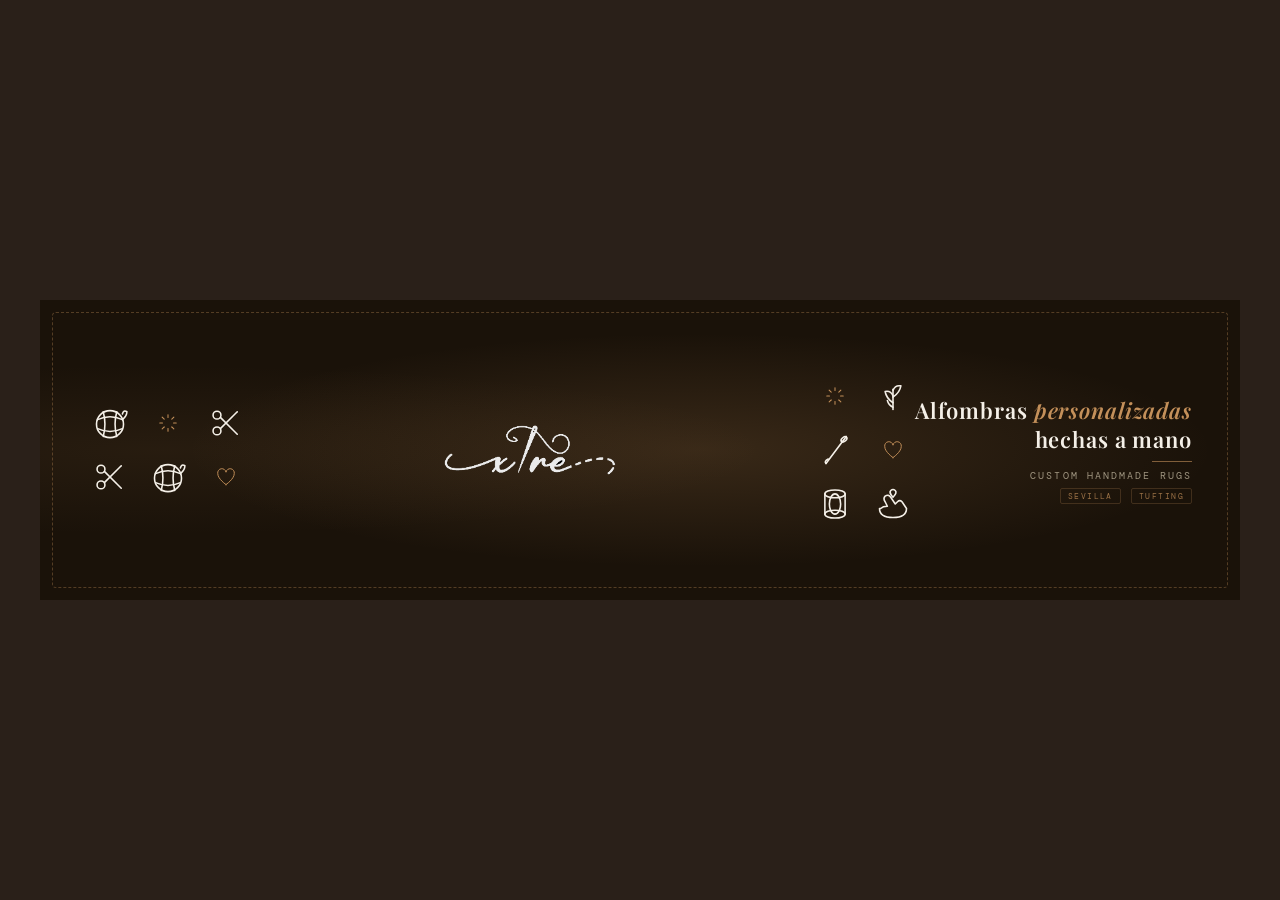
<file: banner.html>
<!DOCTYPE html>
<html lang="es">
<head>
<meta charset="UTF-8">
<title>Banner Etsy – soyXtre</title>
<link href="https://fonts.googleapis.com/css2?family=Playfair+Display:ital,wght@0,400;0,600;1,400&family=Cormorant+Garamond:ital,wght@0,300;0,400;1,300&family=DM+Mono:wght@300;400&display=swap" rel="stylesheet">
<style>
  *{margin:0;padding:0;box-sizing:border-box;}
  :root{
    --tinta:#1a1209; --cobre:#c4905a; --crema:#f5f0e8;
    --lino:#d4c9b0; --ambar:#c4905a;
  }

  body{
    background:#2a2019;
    display:flex; align-items:center; justify-content:center;
    min-height:100vh; padding:40px 24px;
    font-family:'Cormorant Garamond',serif;
  }

  /* ── BANNER ── */
  .banner{
    width:1200px;
    height:300px;
    background:var(--tinta);
    position:relative;
    overflow:hidden;
    display:flex;
    align-items:center;
    justify-content:space-between;
    padding:0 48px;
  }

  /* Fondo radial cálido */
  .banner::before{
    content:'';
    position:absolute; inset:0;
    background:
      radial-gradient(ellipse at 55% 50%, rgba(196,144,90,.18) 0%, transparent 55%),
      radial-gradient(ellipse at 10% 50%, rgba(196,144,90,.08) 0%, transparent 40%);
    pointer-events:none;
  }

  /* Marco de pespunte (dashed) */
  .banner-frame{
    position:absolute; inset:12px;
    border:1.5px dashed rgba(196,144,90,.35);
    border-radius:4px;
    pointer-events:none;
  }

  /* ── ICONOS IZQUIERDA ── */
  .icons-left{
    position:relative; z-index:2;
    display:grid;
    grid-template-columns:repeat(3,1fr);
    gap:10px 14px;
    align-items:center;
    flex-shrink:0;
  }
  .icon-wrap{
    width:44px; height:44px;
    display:flex; align-items:center; justify-content:center;
    color:var(--crema);
  }
  .icon-wrap svg{
    width:36px; height:36px;
    stroke:var(--crema);
    fill:none;
    stroke-linecap:round;
    stroke-linejoin:round;
  }
  .icon-wrap.accent svg{ stroke:var(--cobre); }
  .icon-wrap.small svg{ width:22px; height:22px; }

  /* ── CENTRO: LOGO ── */
  .center{
    position:relative; z-index:2;
    display:flex; flex-direction:column;
    align-items:center; justify-content:center;
    flex:1;
    padding:0 32px;
  }
  .logo-img{
    width:260px;
    filter:invert(1) brightness(.92);
    display:block;
  }

  /* ── ICONOS DERECHA ── */
  .icons-right{
    position:relative; z-index:2;
    display:grid;
    grid-template-columns:repeat(2,1fr);
    gap:10px 14px;
    align-items:center;
    flex-shrink:0;
  }

  /* ── TEXTO ── */
  .text-block{
    position:relative; z-index:2;
    display:flex; flex-direction:column;
    align-items:flex-end;
    flex-shrink:0;
    gap:6px;
  }
  .text-main{
    font-family:'Playfair Display',serif;
    font-size:22px;
    font-weight:600;
    color:var(--crema);
    letter-spacing:.04em;
    line-height:1.3;
    text-align:right;
  }
  .text-main em{
    color:var(--cobre);
    font-style:italic;
  }
  .text-sub{
    font-family:'DM Mono',monospace;
    font-size:9.5px;
    letter-spacing:.22em;
    text-transform:uppercase;
    color:var(--lino);
    opacity:.7;
  }
  .text-divider{
    width:40px; height:1px;
    background:var(--cobre);
    opacity:.6;
    margin:2px 0 2px auto;
  }
  .text-tags{
    display:flex; gap:10px; justify-content:flex-end; flex-wrap:wrap;
  }
  .tag{
    font-family:'DM Mono',monospace;
    font-size:8px;
    letter-spacing:.18em;
    text-transform:uppercase;
    color:var(--cobre);
    opacity:.75;
    border:1px solid rgba(196,144,90,.3);
    padding:2px 7px;
    border-radius:2px;
  }
</style>
</head>
<body>

<div class="banner">
  <div class="banner-frame"></div>

  <!-- Iconos izquierda: 3x2 -->
  <div class="icons-left">
    <div class="icon-wrap"><svg viewBox="0 0 32 32" fill="none" stroke="currentColor" stroke-width="1.4" stroke-linecap="round" stroke-linejoin="round">
  <circle cx="16" cy="17" r="12"/>
  <path d="M5 13 Q16 8 27 13"/>
  <path d="M5 21 Q16 26 27 21"/>
  <path d="M10 6 Q13 17 10 28"/>
  <path d="M22 6 Q19 17 22 28"/>
  <path d="M27 13 Q31 10 31 6 Q28 4 27 8"/>
</svg></div>
    <div class="icon-wrap small accent"><svg viewBox="0 0 32 32" fill="none" stroke="currentColor" stroke-width="1.5" stroke-linecap="round" stroke-linejoin="round">
  <line x1="16" y1="4" x2="16" y2="8"/>
  <line x1="16" y1="24" x2="16" y2="28"/>
  <line x1="4" y1="16" x2="8" y2="16"/>
  <line x1="24" y1="16" x2="28" y2="16"/>
  <line x1="7.5" y1="7.5" x2="10.5" y2="10.5"/>
  <line x1="21.5" y1="21.5" x2="24.5" y2="24.5"/>
  <line x1="24.5" y1="7.5" x2="21.5" y2="10.5"/>
  <line x1="10.5" y1="21.5" x2="7.5" y2="24.5"/>
</svg></div>
    <div class="icon-wrap"><svg viewBox="0 0 32 32" fill="none" stroke="currentColor" stroke-width="1.4" stroke-linecap="round" stroke-linejoin="round">
  <circle cx="8" cy="9" r="3.5"/><circle cx="8" cy="23" r="3.5"/>
  <line x1="11" y1="11" x2="26" y2="26"/><line x1="11" y1="21" x2="26" y2="6"/>
</svg></div>
    <div class="icon-wrap"><svg viewBox="0 0 32 32" fill="none" stroke="currentColor" stroke-width="1.4" stroke-linecap="round" stroke-linejoin="round">
  <circle cx="8" cy="9" r="3.5"/><circle cx="8" cy="23" r="3.5"/>
  <line x1="11" y1="11" x2="26" y2="26"/><line x1="11" y1="21" x2="26" y2="6"/>
</svg></div>
    <div class="icon-wrap"><svg viewBox="0 0 32 32" fill="none" stroke="currentColor" stroke-width="1.4" stroke-linecap="round" stroke-linejoin="round">
  <circle cx="16" cy="17" r="12"/>
  <path d="M5 13 Q16 8 27 13"/>
  <path d="M5 21 Q16 26 27 21"/>
  <path d="M10 6 Q13 17 10 28"/>
  <path d="M22 6 Q19 17 22 28"/>
  <path d="M27 13 Q31 10 31 6 Q28 4 27 8"/>
</svg></div>
    <div class="icon-wrap accent small"><svg viewBox="0 0 32 32" fill="none" stroke="currentColor" stroke-width="1.4" stroke-linecap="round" stroke-linejoin="round">
  <path d="M16 27 C16 27 4 19 4 11 A6 6 0 0 1 16 9 A6 6 0 0 1 28 11 C28 19 16 27 16 27Z"/>
</svg></div>
  </div>

  <!-- Logo central -->
  <div class="center">
    <img class="logo-img" src="[data-uri]" alt="soyXtre">
  </div>

  <!-- Iconos derecha -->
  <div class="icons-right">
    <div class="icon-wrap accent small"><svg viewBox="0 0 32 32" fill="none" stroke="currentColor" stroke-width="1.5" stroke-linecap="round" stroke-linejoin="round">
  <line x1="16" y1="4" x2="16" y2="8"/>
  <line x1="16" y1="24" x2="16" y2="28"/>
  <line x1="4" y1="16" x2="8" y2="16"/>
  <line x1="24" y1="16" x2="28" y2="16"/>
  <line x1="7.5" y1="7.5" x2="10.5" y2="10.5"/>
  <line x1="21.5" y1="21.5" x2="24.5" y2="24.5"/>
  <line x1="24.5" y1="7.5" x2="21.5" y2="10.5"/>
  <line x1="10.5" y1="21.5" x2="7.5" y2="24.5"/>
</svg></div>
    <div class="icon-wrap"><svg viewBox="0 0 32 32" fill="none" stroke="currentColor" stroke-width="1.4" stroke-linecap="round" stroke-linejoin="round">
  <line x1="16" y1="28" x2="16" y2="10"/>
  <path d="M16 22 Q10 18 9 12 Q14 11 16 16"/>
  <path d="M16 17 Q22 13 23 7 Q18 6 16 11"/>
  <path d="M16 26 Q12 24 11 20"/>
</svg></div>
    <div class="icon-wrap"><svg viewBox="0 0 32 32" fill="none" stroke="currentColor" stroke-width="1.4" stroke-linecap="round" stroke-linejoin="round">
  <line x1="26" y1="4" x2="8" y2="28"/>
  <ellipse cx="24" cy="6.5" rx="3" ry="1.8" transform="rotate(-40 24 6.5)"/>
  <path d="M8 28 Q6 26 10 24"/>
</svg></div>
    <div class="icon-wrap accent small"><svg viewBox="0 0 32 32" fill="none" stroke="currentColor" stroke-width="1.4" stroke-linecap="round" stroke-linejoin="round">
  <path d="M16 27 C16 27 4 19 4 11 A6 6 0 0 1 16 9 A6 6 0 0 1 28 11 C28 19 16 27 16 27Z"/>
</svg></div>
    <div class="icon-wrap"><svg viewBox="0 0 32 32" fill="none" stroke="currentColor" stroke-width="1.4" stroke-linecap="round" stroke-linejoin="round">
  <ellipse cx="16" cy="7" rx="9" ry="3.5"/>
  <ellipse cx="16" cy="25" rx="9" ry="3.5"/>
  <line x1="7" y1="7" x2="7" y2="25"/>
  <line x1="25" y1="7" x2="25" y2="25"/>
  <ellipse cx="16" cy="16" rx="5" ry="9"/>
</svg></div>
    <div class="icon-wrap"><svg viewBox="0 0 32 32" fill="none" stroke="currentColor" stroke-width="1.4" stroke-linecap="round" stroke-linejoin="round">
  <path d="M4 20 Q4 28 16 28 Q28 28 28 20 L24 14 Q22 12 20 14 L18 16 L14 10 Q12 7 9 9 Q7 11 9 14 L11 18 Q7 18 5 20Z"/>
  <path d="M16 10 C16 10 12 6 14 4 A3 3 0 0 1 18 4 C20 6 16 10 16 10Z"/>
</svg></div>
  </div>

  <!-- Texto -->
  <div class="text-block">
    <p class="text-main">Alfombras <em>personalizadas</em><br>hechas a mano</p>
    <div class="text-divider"></div>
    <p class="text-sub">Custom handmade rugs</p>
    <div class="text-tags">
      <span class="tag">Sevilla</span>
      <span class="tag">Tufting</span>
    </div>
  </div>

</div>

</body>
</html>
</file>
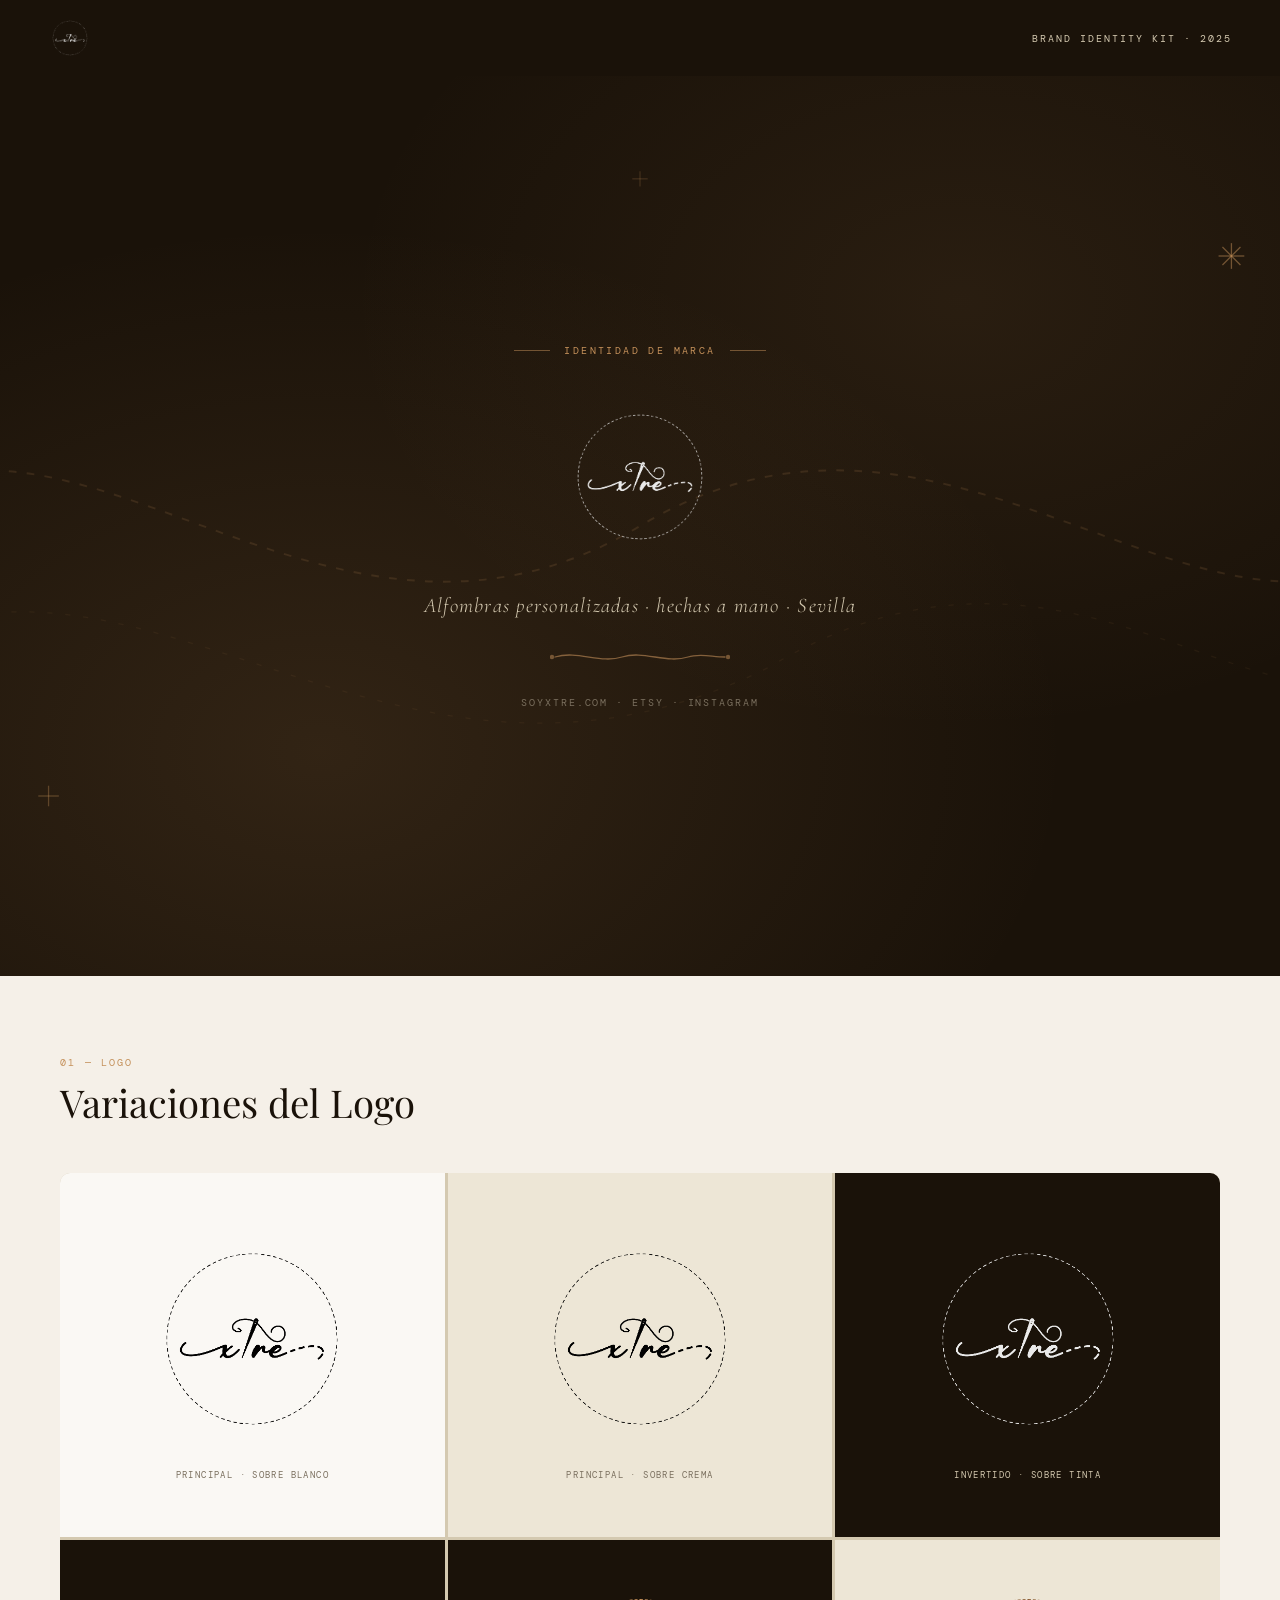
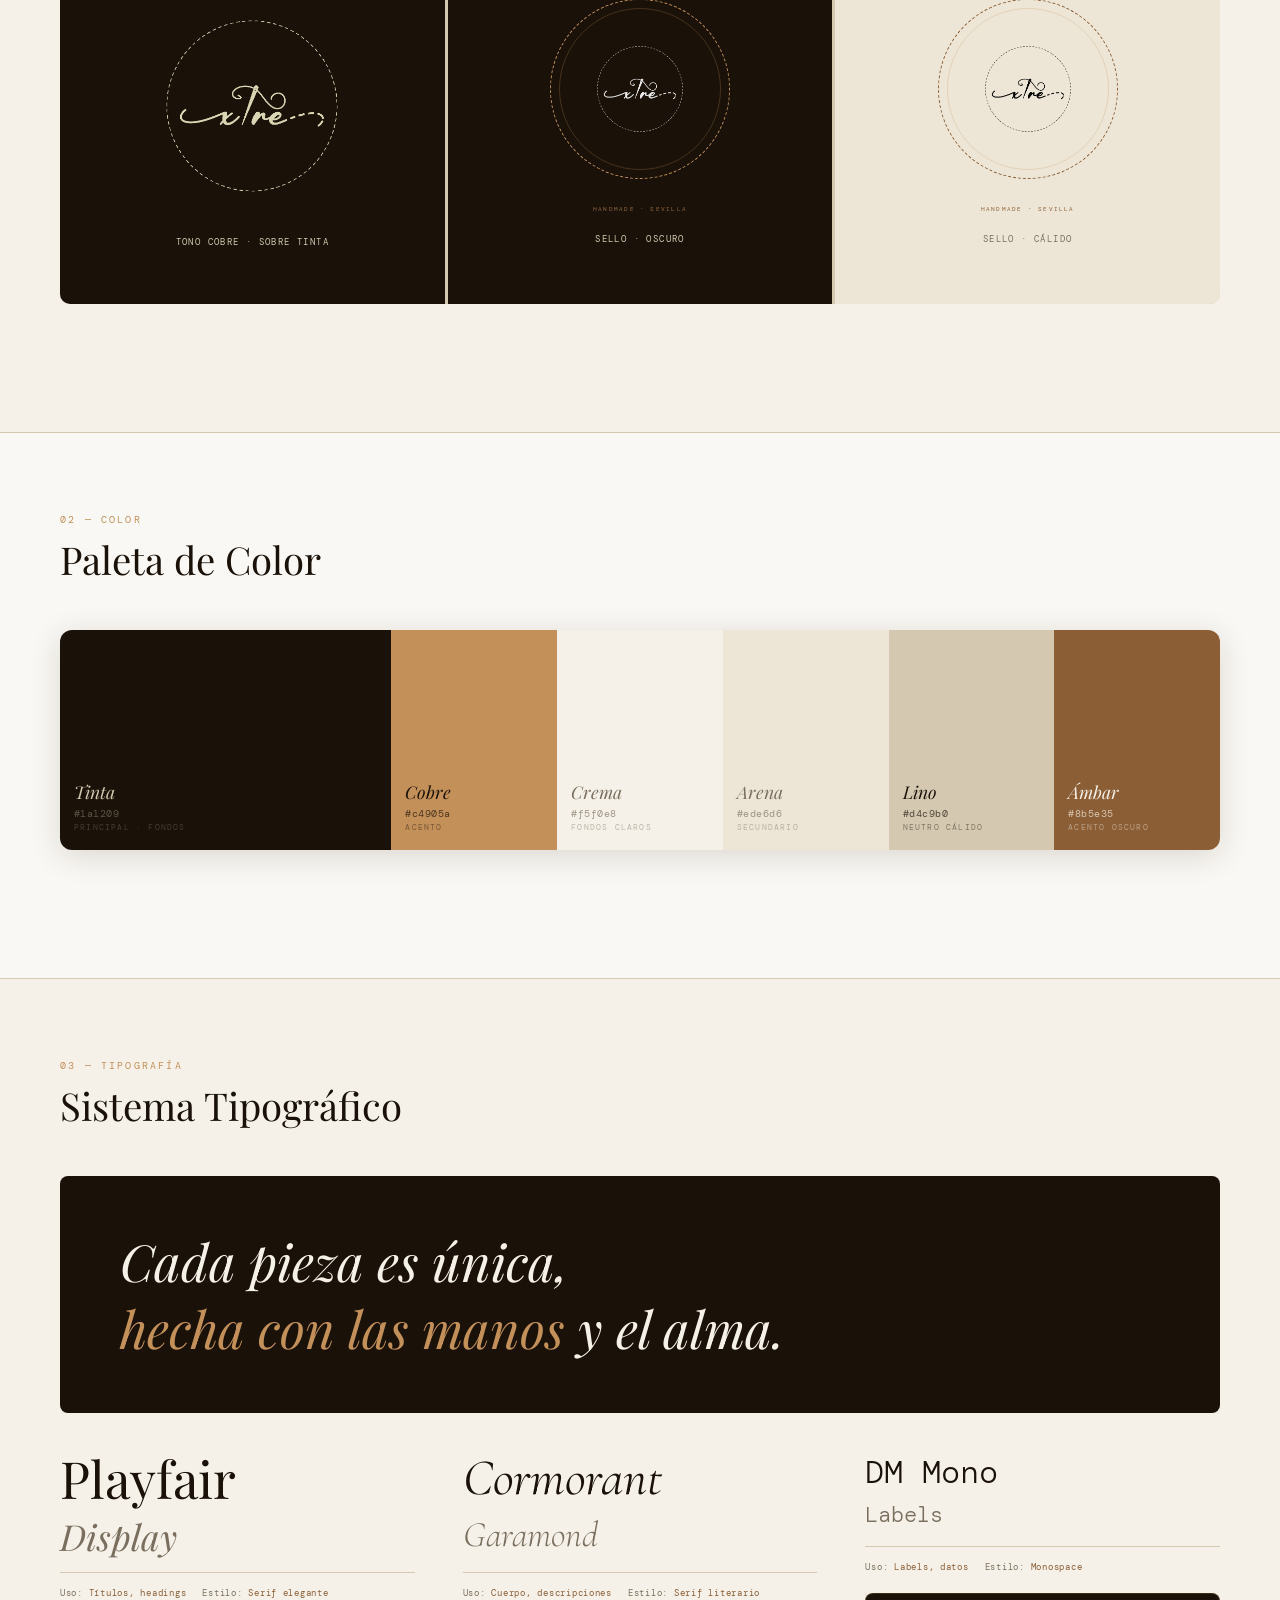
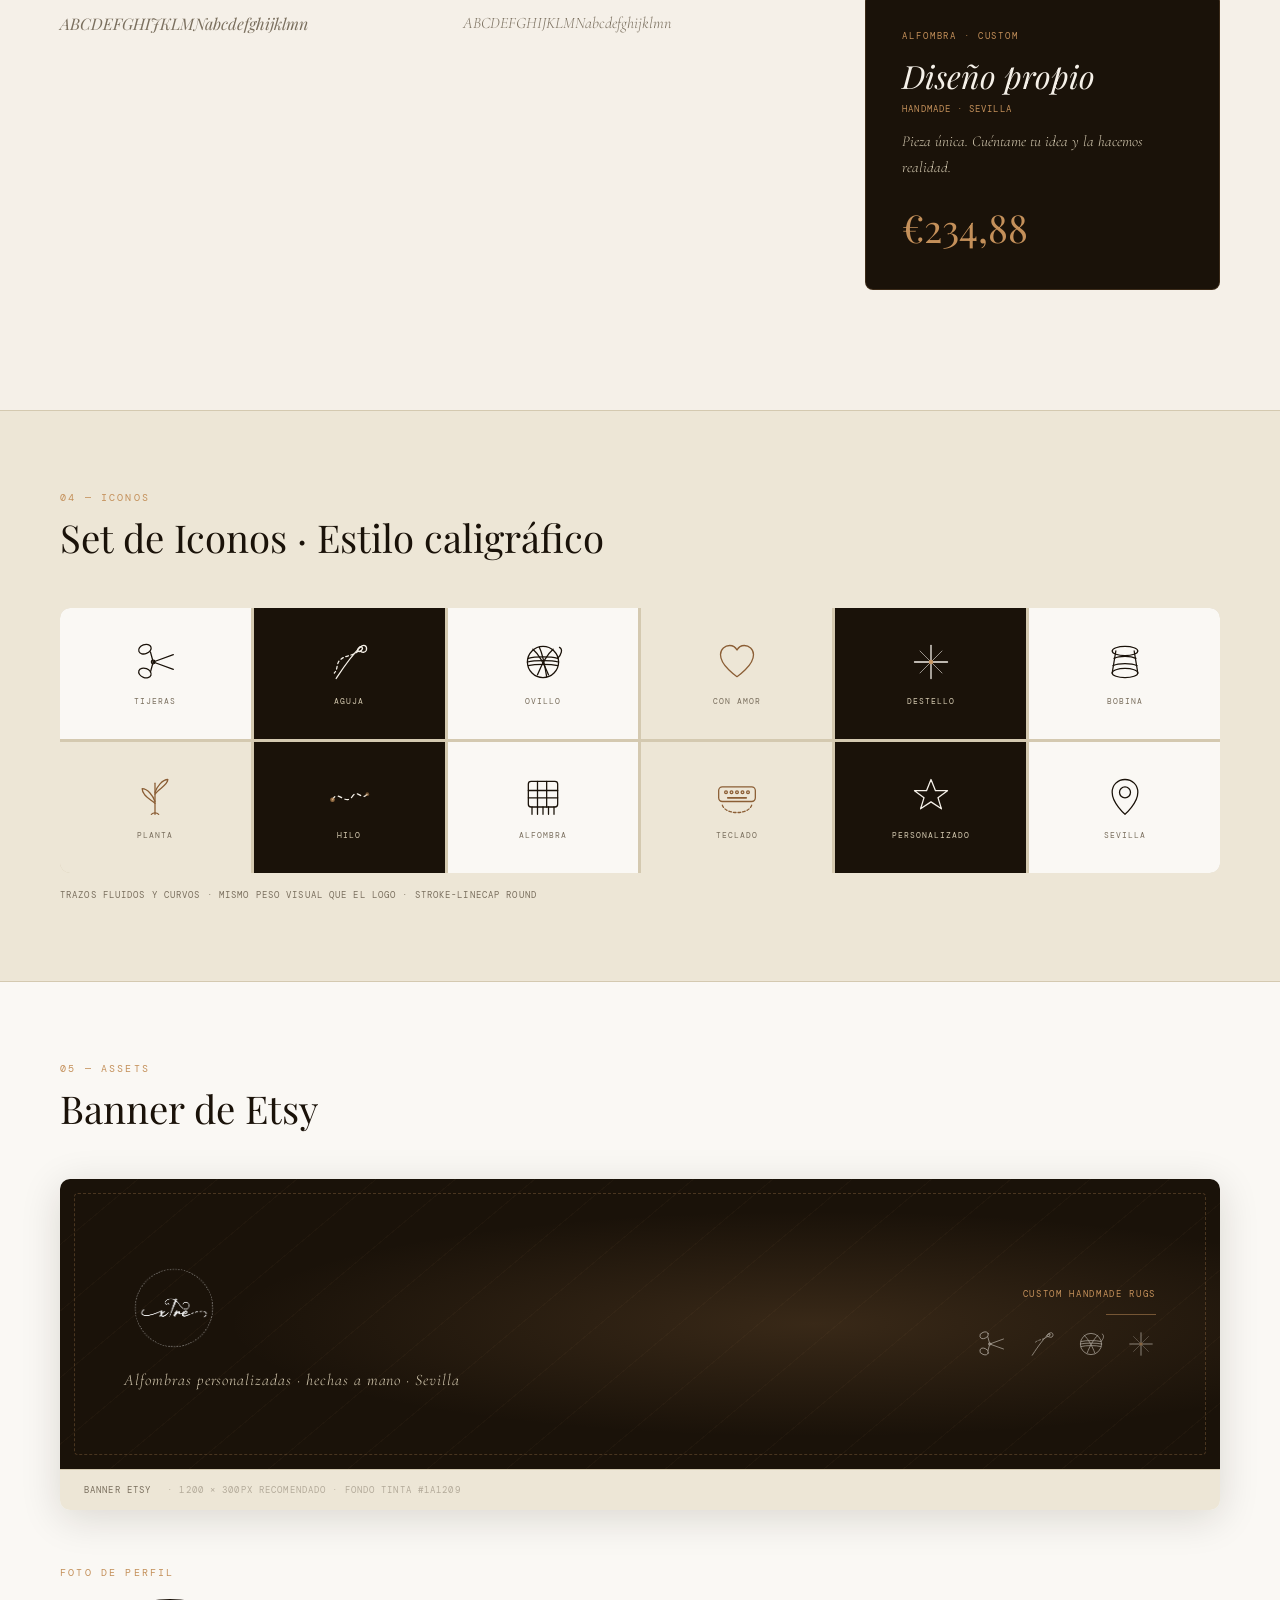
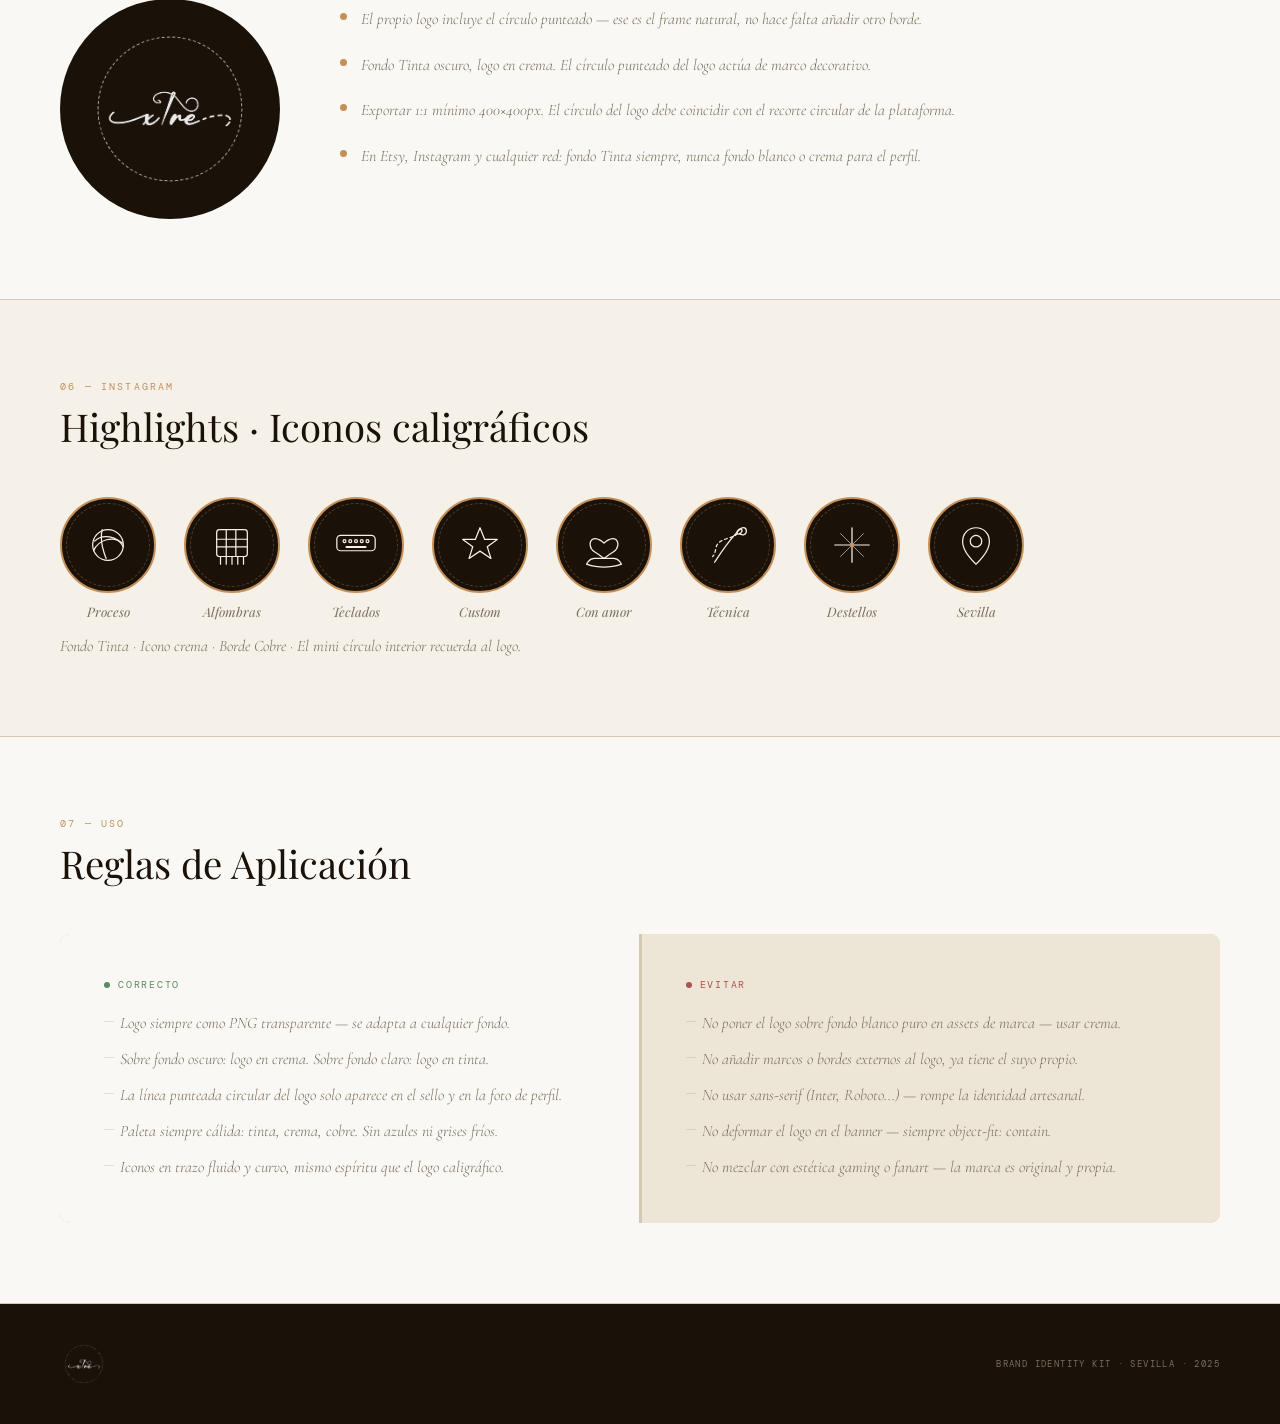
<file: brand.html>
<!DOCTYPE html>
<html lang="es">
<head>
<meta charset="UTF-8">
<meta name="viewport" content="width=device-width, initial-scale=1.0">
<title>soyXtre — Brand Identity Kit v3</title>
<link href="https://fonts.googleapis.com/css2?family=Playfair+Display:ital,wght@0,400;0,700;1,400&family=Cormorant+Garamond:ital,wght@0,300;0,400;1,300;1,400&family=DM+Mono:wght@300;400&display=swap" rel="stylesheet">
<style>
:root {
  --ink:#1a1209; --cream:#f5f0e8; --warm:#ede6d6;
  --accent:#c4905a; --accent-dark:#8b5e35;
  --lino:#d4c9b0; --muted:#7a6f5e; --white:#faf8f4;
}
*{margin:0;padding:0;box-sizing:border-box;}
body{background:var(--cream);color:var(--ink);font-family:"Cormorant Garamond",serif;}

/* Logo utility classes — logo is black transparent PNG, use CSS filters to colorize */
.logo-dark  { /* black ink on light bg — no filter needed */ }
.logo-cream { filter: invert(1) brightness(0.92); } /* white/cream on dark */
.logo-copper{ filter: invert(1) sepia(1) saturate(3) hue-rotate(345deg) brightness(0.85); }

nav{background:var(--ink);padding:16px 48px;display:flex;align-items:center;justify-content:space-between;position:sticky;top:0;z-index:100;}
.nav-logo{height:44px;} 
.nav-label{font-family:"DM Mono",monospace;font-size:0.62rem;letter-spacing:0.2em;text-transform:uppercase;color:var(--lino);}

section{padding:80px 60px;border-bottom:1px solid var(--lino);}
.sec-label{font-family:"DM Mono",monospace;font-size:0.62rem;letter-spacing:0.22em;text-transform:uppercase;color:var(--accent);margin-bottom:10px;}
.sec-title{font-family:"Playfair Display",serif;font-size:2.4rem;font-weight:400;color:var(--ink);margin-bottom:48px;line-height:1.2;}

/* HERO */
.hero{background:var(--ink);min-height:100vh;display:flex;flex-direction:column;align-items:center;justify-content:center;position:relative;overflow:hidden;padding:60px;text-align:center;}
.hero-bg{position:absolute;inset:0;background:radial-gradient(ellipse at 25% 75%,rgba(196,144,90,0.14) 0%,transparent 55%),radial-gradient(ellipse at 75% 25%,rgba(196,144,90,0.09) 0%,transparent 45%);}
.hero-content{position:relative;z-index:2;display:flex;flex-direction:column;align-items:center;}
.hero-eyebrow{font-family:"DM Mono",monospace;font-size:0.6rem;letter-spacing:0.25em;text-transform:uppercase;color:var(--accent);margin-bottom:40px;display:flex;align-items:center;gap:14px;animation:fadeUp 0.7s 0.1s ease both;opacity:0;}
.hero-eyebrow::before,.hero-eyebrow::after{content:"";display:block;width:36px;height:1px;background:var(--accent);opacity:0.5;}
.hero-logo-wrap{margin-bottom:36px;animation:fadeUp 0.7s 0.3s ease both;opacity:0;}
.hero-logo-wrap img{height:160px;display:block;}
.hero-tagline{font-family:"Cormorant Garamond",serif;font-size:1.3rem;font-style:italic;font-weight:300;color:var(--lino);letter-spacing:0.06em;animation:fadeUp 0.7s 0.5s ease both;opacity:0;}
.thread-div{width:180px;margin:28px auto;display:block;animation:fadeUp 0.7s 0.6s ease both;opacity:0;}
.hero-sub{font-family:"DM Mono",monospace;font-size:0.6rem;letter-spacing:0.2em;text-transform:uppercase;color:var(--muted);animation:fadeUp 0.7s 0.7s ease both;opacity:0;}
@keyframes fadeUp{from{opacity:0;transform:translateY(20px)}to{opacity:1;transform:translateY(0)}}

/* LOGO GRID */
.logo-grid{display:grid;grid-template-columns:repeat(3,1fr);gap:3px;background:var(--lino);border-radius:10px;overflow:hidden;margin-bottom:48px;}
.logo-cell{background:var(--white);padding:56px 32px;display:flex;flex-direction:column;align-items:center;justify-content:center;gap:20px;min-height:260px;}
.logo-cell.bg-dark{background:var(--ink);}
.logo-cell.bg-warm{background:var(--warm);}
.logo-cell img{width:220px;height:auto;object-fit:contain;display:block;}
.cell-caption{font-family:"DM Mono",monospace;font-size:0.58rem;letter-spacing:0.15em;text-transform:uppercase;color:var(--muted);text-align:center;}
.cell-caption.light{color:var(--lino);}

/* Stamp: just the logo + dashed circle (reusing the logo's own dashed border feel) */
.stamp-wrap{position:relative;width:180px;height:180px;display:flex;align-items:center;justify-content:center;}
.stamp-wrap img{width:140px;height:auto;position:relative;z-index:1;}
.stamp-wrap .stamp-ring{position:absolute;inset:0;border-radius:50%;border:1.5px dashed var(--accent);}
.stamp-wrap .stamp-ring::before{content:"";position:absolute;inset:8px;border-radius:50%;border:0.7px solid rgba(196,144,90,0.25);}
.stamp-text{font-family:"DM Mono",monospace;font-size:0.38rem;letter-spacing:0.2em;text-transform:uppercase;color:var(--accent);margin-top:6px;text-align:center;}
.stamp-text.inv{color:rgba(196,144,90,0.7);}

/* PALETTE */
.palette-row{display:grid;grid-template-columns:2fr 1fr 1fr 1fr 1fr 1fr;height:220px;border-radius:12px;overflow:hidden;box-shadow:0 6px 32px rgba(26,18,9,0.14);margin-bottom:48px;}
.swatch{display:flex;flex-direction:column;justify-content:flex-end;padding:18px 14px;}
.sw-name{font-family:"Playfair Display",serif;font-size:1.1rem;font-style:italic;line-height:1.3;}
.sw-hex{font-family:"DM Mono",monospace;font-size:0.62rem;letter-spacing:0.05em;margin-top:3px;opacity:0.7;}
.sw-role{font-family:"DM Mono",monospace;font-size:0.5rem;letter-spacing:0.15em;text-transform:uppercase;opacity:0.45;margin-top:2px;}

/* TYPOGRAPHY */
.type-block{background:var(--ink);border-radius:8px;padding:52px 60px;margin-bottom:40px;}
.type-quote{font-family:"Playfair Display",serif;font-size:clamp(2rem,4vw,3.6rem);color:var(--cream);line-height:1.3;font-style:italic;}
.type-quote span{color:var(--accent);}
.type-grid{display:grid;grid-template-columns:1fr 1fr 1fr;gap:48px;margin-bottom:40px;}
.type-sample{border-bottom:1px solid var(--lino);padding-bottom:16px;margin-bottom:14px;}
.type-meta-row{display:flex;gap:16px;flex-wrap:wrap;}
.type-meta-row span{font-family:"DM Mono",monospace;font-size:0.58rem;color:var(--muted);letter-spacing:0.08em;}
.type-meta-row span b{color:var(--accent-dark);font-weight:400;}
.product-card{background:var(--ink);border-radius:8px;padding:36px;border:1px solid rgba(196,144,90,0.2);}
.pc-label{font-family:"DM Mono",monospace;font-size:0.58rem;letter-spacing:0.2em;text-transform:uppercase;color:var(--accent);margin-bottom:12px;}
.pc-title{font-family:"Playfair Display",serif;font-size:2rem;color:var(--cream);margin-bottom:6px;font-style:italic;}
.pc-sub{font-family:"DM Mono",monospace;font-size:0.56rem;letter-spacing:0.12em;text-transform:uppercase;color:var(--accent);margin-bottom:14px;}
.pc-desc{font-family:"Cormorant Garamond",serif;font-size:0.95rem;font-style:italic;font-weight:300;color:var(--lino);line-height:1.7;margin-bottom:20px;}
.pc-price{font-family:"Playfair Display",serif;font-size:2.4rem;color:var(--accent);}

/* ICONS - calligraphic style */
.icon-sheet{display:grid;grid-template-columns:repeat(6,1fr);gap:3px;background:var(--lino);border-radius:10px;overflow:hidden;margin-bottom:16px;}
.icon-tile{background:var(--white);padding:32px 20px;display:flex;flex-direction:column;align-items:center;gap:12px;}
.icon-tile.dark{background:var(--ink);}
.icon-tile.warm{background:var(--warm);}
.icon-tile svg{width:44px;height:44px;fill:none;stroke:var(--ink);stroke-width:1.4;stroke-linecap:round;stroke-linejoin:round;overflow:visible;}
.icon-tile.dark svg{stroke:var(--cream);}
.icon-tile.warm svg{stroke:var(--accent-dark);}
.icon-name{font-family:"DM Mono",monospace;font-size:0.52rem;letter-spacing:0.12em;text-transform:uppercase;color:var(--muted);}
.icon-name.inv{color:var(--lino);}

/* BANNER */
.etsy-banner{width:100%;aspect-ratio:4/1;background:var(--ink);border-radius:8px 8px 0 0;position:relative;overflow:hidden;display:flex;align-items:center;justify-content:space-between;padding:0 64px;}
.banner-bg{position:absolute;inset:0;background:radial-gradient(ellipse at 65% 50%,rgba(196,144,90,0.18) 0%,transparent 55%),repeating-linear-gradient(-40deg,transparent,transparent 50px,rgba(196,144,90,0.04) 50px,rgba(196,144,90,0.04) 51px);}
.banner-frame{position:absolute;inset:14px;border:1px dashed rgba(196,144,90,0.28);border-radius:4px;pointer-events:none;}
.banner-left{position:relative;z-index:2;display:flex;flex-direction:column;gap:12px;}
.banner-logo-img{height:100px;width:auto;display:block;object-fit:contain;object-position:left center;}
.banner-tagline{font-family:"Cormorant Garamond",serif;font-size:1rem;font-style:italic;font-weight:300;color:var(--lino);letter-spacing:0.06em;}
.banner-right{position:relative;z-index:2;display:flex;flex-direction:column;align-items:flex-end;gap:14px;}
.banner-badge{font-family:"DM Mono",monospace;font-size:0.58rem;letter-spacing:0.18em;text-transform:uppercase;color:var(--accent);}
.banner-divider{width:50px;height:1px;background:var(--accent);opacity:0.5;}
.banner-icons-row{display:flex;gap:20px;align-items:center;opacity:0.6;}
.banner-icons-row svg{width:30px;height:30px;fill:none;stroke:var(--cream);stroke-width:1.3;stroke-linecap:round;stroke-linejoin:round;overflow:visible;}
.banner-bottom{background:var(--warm);border-radius:0 0 8px 8px;padding:14px 24px;display:flex;gap:16px;align-items:center;border-top:1px solid var(--lino);}
.bb-mono{font-family:"DM Mono",monospace;font-size:0.58rem;letter-spacing:0.12em;color:var(--muted);text-transform:uppercase;}

/* PROFILE — the logo's dashed circle IS the profile ring */
.profile-wrap{display:flex;gap:60px;align-items:flex-start;flex-wrap:wrap;}
.profile-circle{width:220px;height:220px;border-radius:50%;background:var(--ink);display:flex;align-items:center;justify-content:center;flex-shrink:0;}
/* The logo itself already has the dashed circle — show it big on dark bg */
.profile-circle img{width:186px;height:186px;object-fit:contain;}
.profile-notes{flex:1;min-width:260px;display:flex;flex-direction:column;gap:20px;padding-top:8px;}
.pn-row{display:flex;gap:14px;align-items:flex-start;}
.pn-dot{width:7px;height:7px;border-radius:50%;background:var(--accent);flex-shrink:0;margin-top:6px;}
.pn-text{font-family:"Cormorant Garamond",serif;font-size:1rem;font-style:italic;font-weight:300;color:var(--muted);line-height:1.6;}

/* HIGHLIGHTS — calligraphic SVG icons */
.hl-row{display:flex;gap:28px;flex-wrap:wrap;margin-bottom:16px;}
.hl-item{display:flex;flex-direction:column;align-items:center;gap:10px;}
.hl-ring{width:96px;height:96px;border-radius:50%;background:var(--ink);border:2px solid var(--accent);display:flex;align-items:center;justify-content:center;position:relative;}
.hl-ring::before{content:"";position:absolute;inset:4px;border-radius:50%;border:0.8px dashed rgba(196,144,90,0.35);}
.hl-ring svg{width:46px;height:46px;fill:none;stroke:var(--cream);stroke-width:1.3;stroke-linecap:round;stroke-linejoin:round;overflow:visible;position:relative;z-index:1;}
.hl-label{font-family:"Playfair Display",serif;font-size:0.82rem;font-style:italic;color:var(--muted);}

/* RULES */
.rules-grid{display:grid;grid-template-columns:1fr 1fr;gap:3px;background:var(--lino);border-radius:10px;overflow:hidden;}
.rule-cell{background:var(--white);padding:44px;}
.rule-cell.bg-warm{background:var(--warm);}
.rule-head{font-family:"DM Mono",monospace;font-size:0.62rem;letter-spacing:0.18em;text-transform:uppercase;margin-bottom:20px;display:flex;align-items:center;gap:8px;}
.rule-head.do{color:#5a8a60;}.rule-head.dont{color:#b05050;}
.rule-head .dot{width:6px;height:6px;border-radius:50%;background:currentColor;flex-shrink:0;}
.rule-list{list-style:none;display:flex;flex-direction:column;gap:12px;}
.rule-list li{font-family:"Cormorant Garamond",serif;font-size:1rem;font-style:italic;font-weight:300;color:var(--muted);line-height:1.5;padding-left:16px;position:relative;}
.rule-list li::before{content:"—";position:absolute;left:0;opacity:0.4;font-style:normal;font-size:0.8em;}

footer{background:var(--ink);padding:36px 60px;display:flex;align-items:center;justify-content:space-between;}
.footer-logo{height:48px;}
.footer-mono{font-family:"DM Mono",monospace;font-size:0.58rem;letter-spacing:0.15em;text-transform:uppercase;color:var(--muted);}

@media(max-width:768px){
  section{padding:48px 24px;} nav{padding:14px 24px;} footer{padding:28px 24px;flex-direction:column;gap:14px;}
  .logo-grid{grid-template-columns:1fr 1fr;} .type-grid{grid-template-columns:1fr;} .rules-grid{grid-template-columns:1fr;}
  .icon-sheet{grid-template-columns:repeat(3,1fr);} .etsy-banner{padding:0 28px;} .banner-logo-img{height:72px;}
  .palette-row{grid-template-columns:repeat(3,1fr);height:auto;} .palette-row .swatch{min-height:120px;}
}
</style>
</head>
<body>

<nav>
  <img class="nav-logo logo-cream" src="[data-uri]" alt="soyXtre">
  <div class="nav-label">Brand Identity Kit · 2025</div>
</nav>

<!-- HERO -->
<div class="hero">
  <div class="hero-bg"></div>
  <svg style="position:absolute;inset:0;width:100%;height:100%;pointer-events:none" viewBox="0 0 1200 700" preserveAspectRatio="xMidYMid slice">
    <path d="M-20 350 C150 200,350 500,600 350 C850 200,1050 500,1220 350" stroke="rgba(196,144,90,0.15)" stroke-width="1.5" fill="none" stroke-dasharray="6 8"/>
    <path d="M-20 460 C200 310,400 610,700 460 C950 310,1100 560,1220 440" stroke="rgba(196,144,90,0.07)" stroke-width="1" fill="none" stroke-dasharray="4 10"/>
    <g transform="translate(1060,140)" stroke="rgba(196,144,90,0.5)" stroke-width="1" fill="none"><line x1="0" y1="-10" x2="0" y2="10"/><line x1="-10" y1="0" x2="10" y2="0"/><line x1="-7" y1="-7" x2="7" y2="7"/><line x1="7" y1="-7" x2="-7" y2="7"/></g>
    <g transform="translate(140,560)" stroke="rgba(196,144,90,0.35)" stroke-width="1" fill="none"><line x1="0" y1="-8" x2="0" y2="8"/><line x1="-8" y1="0" x2="8" y2="0"/></g>
    <g transform="translate(600,80)" stroke="rgba(196,144,90,0.25)" stroke-width="0.8" fill="none"><line x1="0" y1="-6" x2="0" y2="6"/><line x1="-6" y1="0" x2="6" y2="0"/></g>
  </svg>
  <div class="hero-content">
    <div class="hero-eyebrow">Identidad de Marca</div>
    <div class="hero-logo-wrap">
      <img class="logo-cream" src="[data-uri]" alt="soyXtre">
    </div>
    <div class="hero-tagline" style="animation:fadeUp 0.7s 0.5s ease both;opacity:0;">
      Alfombras personalizadas · hechas a mano · Sevilla
    </div>
    <svg class="thread-div" viewBox="0 0 180 22" fill="none">
      <path d="M5 11 C28 4,50 18,72 11 C94 4,116 18,138 11 C150 7,162 11,175 11" stroke="rgba(196,144,90,0.6)" stroke-width="1.3" stroke-linecap="round"/>
      <circle cx="2" cy="11" r="2.2" fill="rgba(196,144,90,0.5)"/>
      <circle cx="178" cy="11" r="2.2" fill="rgba(196,144,90,0.5)"/>
    </svg>
    <div class="hero-sub" >soyxtre.com · Etsy · Instagram</div>
  </div>
</div>

<!-- 01 LOGO -->
<section>
  <div class="sec-label">01 — Logo</div>
  <div class="sec-title">Variaciones del Logo</div>
  <div class="logo-grid">
    <div class="logo-cell">
      <img class="logo-dark" src="[data-uri]" alt="logo">
      <div class="cell-caption">Principal · Sobre blanco</div>
    </div>
    <div class="logo-cell bg-warm">
      <img class="logo-dark" src="[data-uri]" alt="logo">
      <div class="cell-caption">Principal · Sobre crema</div>
    </div>
    <div class="logo-cell bg-dark">
      <img class="logo-cream" src="[data-uri]" alt="logo">
      <div class="cell-caption light">Invertido · Sobre tinta</div>
    </div>
    <div class="logo-cell bg-dark">
      <img class="logo-copper" src="[data-uri]" alt="logo">
      <div class="cell-caption light">Tono cobre · Sobre tinta</div>
    </div>
    <div class="logo-cell bg-dark">
      <div class="stamp-wrap">
        <div class="stamp-ring"></div>
        <img class="logo-cream" src="[data-uri]" alt="logo" style="width:110px;">
      </div>
      <div class="stamp-text inv">Handmade · Sevilla</div>
      <div class="cell-caption light">Sello · Oscuro</div>
    </div>
    <div class="logo-cell bg-warm">
      <div class="stamp-wrap">
        <div class="stamp-ring" style="border-color:var(--accent-dark);"></div>
        <img class="logo-dark" src="[data-uri]" alt="logo" style="width:110px;">
      </div>
      <div class="stamp-text" style="color:var(--accent-dark);">Handmade · Sevilla</div>
      <div class="cell-caption">Sello · Cálido</div>
    </div>
  </div>
</section>

<!-- 02 PALETTE -->
<section style="background:var(--white);">
  <div class="sec-label">02 — Color</div>
  <div class="sec-title">Paleta de Color</div>
  <div class="palette-row">
    <div class="swatch" style="background:#1a1209;"><div class="sw-name" style="color:#d4c9b0;">Tinta</div><div class="sw-hex" style="color:#7a6f5e;">#1a1209</div><div class="sw-role" style="color:#7a6f5e;">Principal · Fondos</div></div>
    <div class="swatch" style="background:#c4905a;"><div class="sw-name" style="color:#1a1209;">Cobre</div><div class="sw-hex" style="color:#1a1209;">#c4905a</div><div class="sw-role" style="color:#1a1209;">Acento</div></div>
    <div class="swatch" style="background:#f5f0e8;"><div class="sw-name" style="color:#7a6f5e;">Crema</div><div class="sw-hex" style="color:#7a6f5e;">#f5f0e8</div><div class="sw-role" style="color:#7a6f5e;">Fondos claros</div></div>
    <div class="swatch" style="background:#ede6d6;"><div class="sw-name" style="color:#7a6f5e;">Arena</div><div class="sw-hex" style="color:#7a6f5e;">#ede6d6</div><div class="sw-role" style="color:#7a6f5e;">Secundario</div></div>
    <div class="swatch" style="background:#d4c9b0;"><div class="sw-name" style="color:#1a1209;">Lino</div><div class="sw-hex" style="color:#1a1209;">#d4c9b0</div><div class="sw-role" style="color:#1a1209;">Neutro cálido</div></div>
    <div class="swatch" style="background:#8b5e35;"><div class="sw-name" style="color:#f5f0e8;">Ámbar</div><div class="sw-hex" style="color:#f5f0e8;">#8b5e35</div><div class="sw-role" style="color:#f5f0e8;">Acento oscuro</div></div>
  </div>
</section>

<!-- 03 TIPOGRAFIA -->
<section>
  <div class="sec-label">03 — Tipografía</div>
  <div class="sec-title">Sistema Tipográfico</div>
  <div class="type-block">
    <div class="type-quote">Cada pieza es única,<br><span>hecha con las manos</span> y el alma.</div>
  </div>
  <div class="type-grid">
    <div>
      <div class="type-sample"><p style="font-family:'Playfair Display',serif;font-size:3.2rem;color:var(--ink);line-height:1;">Playfair<br><em style="color:var(--muted);font-size:0.7em;">Display</em></p></div>
      <div class="type-meta-row"><span>Uso: <b>Títulos, headings</b></span><span>Estilo: <b>Serif elegante</b></span></div>
      <p style="font-family:'Playfair Display',serif;font-size:1rem;color:var(--muted);margin-top:14px;font-style:italic;">ABCDEFGHIJKLMNabcdefghijklmn</p>
    </div>
    <div>
      <div class="type-sample"><p style="font-family:'Cormorant Garamond',serif;font-size:3.2rem;color:var(--ink);line-height:1;font-style:italic;">Cormorant<br><span style="font-size:0.7em;color:var(--muted);font-weight:300;">Garamond</span></p></div>
      <div class="type-meta-row"><span>Uso: <b>Cuerpo, descripciones</b></span><span>Estilo: <b>Serif literario</b></span></div>
      <p style="font-family:'Cormorant Garamond',serif;font-size:1rem;color:var(--muted);margin-top:14px;font-style:italic;font-weight:300;">ABCDEFGHIJKLMNabcdefghijklmn</p>
    </div>
    <div>
      <div class="type-sample"><p style="font-family:'DM Mono',monospace;font-size:2rem;color:var(--ink);line-height:1.2;font-weight:300;">DM Mono<br><span style="font-size:0.7em;color:var(--muted);">Labels</span></p></div>
      <div class="type-meta-row"><span>Uso: <b>Labels, datos</b></span><span>Estilo: <b>Monospace</b></span></div>
      <div class="product-card" style="margin-top:20px;">
        <div class="pc-label">Alfombra · Custom</div>
        <div class="pc-title">Diseño propio</div>
        <div class="pc-sub">Handmade · Sevilla</div>
        <div class="pc-desc">Pieza única. Cuéntame tu idea y la hacemos realidad.</div>
        <div class="pc-price">€234,88</div>
      </div>
    </div>
  </div>
</section>

<!-- 04 ICONOS -->
<section style="background:var(--warm);">
  <div class="sec-label">04 — Iconos</div>
  <div class="sec-title">Set de Iconos · Estilo caligráfico</div>
  
  <div class="icon-sheet">

    <div class="icon-tile">
      <svg viewBox="0 0 48 48">
        <!-- asa superior: óvalo inclinado -->
        <ellipse cx="13" cy="10" rx="7" ry="5" transform="rotate(-20 13 10)"/>
        <!-- asa inferior: óvalo inclinado -->
        <ellipse cx="13" cy="36" rx="7" ry="5" transform="rotate(20 13 36)"/>
        <!-- pivote central -->
        <circle cx="22" cy="24" r="2" fill="none"/>
        <!-- hoja superior: del asa al pivote y sigue hasta la punta -->
        <path d="M19 13 L22 24 L44 16"/>
        <!-- hoja inferior: del asa al pivote y sigue hasta la punta -->
        <path d="M19 35 L22 24 L44 32"/>
      </svg>
      <span class="icon-name">Tijeras</span>
    </div>

    <!-- AGUJA con hilo: limpia y clara -->
    <div class="icon-tile dark">
      <svg viewBox="0 0 48 48">
        <path d="M10 42 C14 36,24 20,36 8"/>
        <path d="M36 8 C40 4,44 6,43 11 C42 14,38 14,36 12"/>
        <ellipse cx="36" cy="10" rx="3" ry="2" transform="rotate(-45 36 10)"/>
        <path d="M34 12 C28 18,20 16,14 22 C10 26,12 32,8 36" stroke-dasharray="3 3"/>
      </svg>
      <span class="icon-name inv">Aguja</span>
    </div>

    <div class="icon-tile">
      <svg viewBox="0 0 48 48">
        <!-- círculo exterior del ovillo -->
        <circle cx="24" cy="24" r="17"/>
        <!-- hilo horizontal ligeramente curvado -->
        <path d="M8 20 C16 18, 32 18, 40 20"/>
        <path d="M7 24 C15 22, 33 22, 41 24"/>
        <path d="M8 28 C16 26, 32 26, 40 28"/>
        <!-- hilo diagonal izquierda-derecha -->
        <path d="M13 10 C20 16, 26 28, 30 38"/>
        <path d="M20 8 C24 16, 26 28, 28 40"/>
        <!-- hilo diagonal derecha-izquierda -->
        <path d="M35 10 C28 16, 22 28, 18 38"/>
        <!-- extremo del hilo saliendo -->
        <path d="M40 20 C44 16, 46 10, 42 8"/>
      </svg>
      <span class="icon-name">Ovillo</span>
    </div>

    <div class="icon-tile warm">
      <svg viewBox="0 0 48 48">
        <path d="M24 40 C24 40, 6 28, 6 16 C6 10, 11 6, 16 6 C19.5 6, 22.5 8, 24 11 C25.5 8, 28.5 6, 32 6 C37 6, 42 10, 42 16 C42 28, 24 40, 24 40Z"/>
      </svg>
      <span class="icon-name">Con amor</span>
    </div>

    <!-- DESTELLO: limpio, igual que antes -->
    <div class="icon-tile dark">
      <svg viewBox="0 0 48 48">
        <line x1="24" y1="6" x2="24" y2="42"/>
        <line x1="6" y1="24" x2="42" y2="24"/>
        <line x1="12" y1="12" x2="36" y2="36" stroke-width="0.9" opacity="0.7"/>
        <line x1="36" y1="12" x2="12" y2="36" stroke-width="0.9" opacity="0.7"/>
        <circle cx="24" cy="24" r="2.5" fill="rgba(196,144,90,0.9)" stroke="none"/>
      </svg>
      <span class="icon-name inv">Destello</span>
    </div>

    <!-- BOBINA: forma de bobina de hilo (cilindro con reborde arriba/abajo) -->
    <div class="icon-tile">
      <svg viewBox="0 0 48 48">
        <!-- reborde superior -->
        <ellipse cx="24" cy="12" rx="14" ry="5"/>
        <!-- reborde inferior -->
        <ellipse cx="24" cy="36" rx="14" ry="5"/>
        <!-- cuerpo estrecho de la bobina -->
        <line x1="14" y1="12" x2="10" y2="36"/>
        <line x1="34" y1="12" x2="38" y2="36"/>
        <!-- hilo enrollado en el centro -->
        <path d="M12 20 C18 17, 30 17, 36 20"/>
        <path d="M11 28 C17 25, 31 25, 37 28"/>
      </svg>
      <span class="icon-name">Bobina</span>
    </div>

    <div class="icon-tile warm">
      <svg viewBox="0 0 48 48">
        <!-- tallo -->
        <line x1="24" y1="44" x2="24" y2="10"/>
        <!-- hoja izquierda: nace del tallo, arco hacia la izq y vuelve -->
        <path d="M24 32 C20 28, 10 24, 10 16 C16 16, 22 24, 24 30"/>
        <!-- hoja derecha: nace del tallo, arco hacia la der y vuelve -->
        <path d="M24 22 C28 16, 38 12, 38 6 C32 6, 26 14, 24 20"/>
        <!-- pequeña curva en la base del tallo -->
        <path d="M20 44 C22 42, 26 42, 28 44"/>
      </svg>
      <span class="icon-name">Planta</span>
    </div>

    <!-- HILO: igual que antes, funciona bien -->
    <div class="icon-tile dark">
      <svg viewBox="0 0 48 48">
        <path d="M6 28 C12 16,20 36,28 24 C34 16,38 30,44 22" stroke-dasharray="4 4"/>
        <circle cx="6" cy="28" r="2.5" fill="rgba(196,144,90,0.7)" stroke="none"/>
        <circle cx="44" cy="22" r="2" fill="rgba(196,144,90,0.5)" stroke="none"/>
      </svg>
      <span class="icon-name inv">Hilo</span>
    </div>

    <!-- ALFOMBRA: igual, funciona bien -->
    <div class="icon-tile">
      <svg viewBox="0 0 48 48">
        <rect x="8" y="8" width="32" height="28" rx="3"/>
        <line x1="8" y1="18" x2="40" y2="18"/>
        <line x1="8" y1="26" x2="40" y2="26"/>
        <line x1="18" y1="8" x2="18" y2="36"/>
        <line x1="28" y1="8" x2="28" y2="36"/>
        <line x1="12" y1="36" x2="12" y2="44"/>
        <line x1="18" y1="36" x2="18" y2="44"/>
        <line x1="24" y1="36" x2="24" y2="44"/>
        <line x1="30" y1="36" x2="30" y2="44"/>
        <line x1="36" y1="36" x2="36" y2="44"/>
      </svg>
      <span class="icon-name">Alfombra</span>
    </div>

    <!-- TECLADO: igual, funciona bien -->
    <div class="icon-tile warm">
      <svg viewBox="0 0 48 48">
        <rect x="4" y="14" width="40" height="16" rx="4"/>
        <circle cx="12" cy="20" r="1.5"/>
        <circle cx="18" cy="20" r="1.5"/>
        <circle cx="24" cy="20" r="1.5"/>
        <circle cx="30" cy="20" r="1.5"/>
        <circle cx="36" cy="20" r="1.5"/>
        <line x1="14" y1="26" x2="34" y2="26" stroke-width="2"/>
        <path d="M8 34 C8 34,10 42,24 42 C38 42,40 34,40 34" stroke-dasharray="3 2"/>
      </svg>
      <span class="icon-name">Teclado</span>
    </div>

    <!-- ESTRELLA: estrella de 5 puntas limpia y bien proporcionada -->
    <div class="icon-tile dark">
      <svg viewBox="0 0 48 48">
        <polygon points="24,6 28.9,18.2 42,18.2 31.6,25.8 35.4,38 24,30.4 12.6,38 16.4,25.8 6,18.2 19.1,18.2"/>
      </svg>
      <span class="icon-name inv">Personalizado</span>
    </div>

    <!-- SEVILLA: igual, funciona bien -->
    <div class="icon-tile">
      <svg viewBox="0 0 48 48">
        <path d="M24 6 C16 6,10 12,10 20 C10 32,24 44,24 44 C24 44,38 32,38 20 C38 12,32 6,24 6Z"/>
        <circle cx="24" cy="20" r="6"/>
      </svg>
      <span class="icon-name">Sevilla</span>
    </div>

  </div>
  <p style="font-family:'DM Mono',monospace;font-size:0.58rem;letter-spacing:0.12em;text-transform:uppercase;color:var(--muted);">
    Trazos fluidos y curvos · Mismo peso visual que el logo · Stroke-linecap round
  </p>
</section>

<!-- 05 BANNER + PERFIL -->
<section style="background:var(--white);">
  <div class="sec-label">05 — Assets</div>
  <div class="sec-title">Banner de Etsy</div>

  <div style="border-radius:10px;overflow:hidden;box-shadow:0 8px 40px rgba(26,18,9,0.14);margin-bottom:56px;">
    <div class="etsy-banner">
      <div class="banner-bg"></div>
      <div class="banner-frame"></div>
      <div class="banner-left">
        <img class="banner-logo-img logo-cream" src="[data-uri]" alt="soyXtre">
        <div class="banner-tagline">Alfombras personalizadas · hechas a mano · Sevilla</div>
      </div>
      <div class="banner-right">
        <div class="banner-badge">Custom handmade rugs</div>
        <div class="banner-divider"></div>
        <div class="banner-icons-row">
          <!-- tijeras: asas ovaladas + cuchillas cruzadas -->
          <svg viewBox="0 0 48 48">
            <!-- asa superior: óvalo inclinado -->
            <ellipse cx="13" cy="10" rx="7" ry="5" transform="rotate(-20 13 10)"/>
            <!-- asa inferior: óvalo inclinado -->
            <ellipse cx="13" cy="36" rx="7" ry="5" transform="rotate(20 13 36)"/>
            <!-- pivote central -->
            <circle cx="22" cy="24" r="2" fill="none"/>
            <!-- hoja superior: del asa al pivote y sigue hasta la punta -->
            <path d="M19 13 L22 24 L44 16"/>
            <!-- hoja inferior: del asa al pivote y sigue hasta la punta -->
            <path d="M19 35 L22 24 L44 32"/>
          </svg>
          <!-- aguja con hilo -->
          <svg viewBox="0 0 48 48"><path d="M10 42 C14 36,24 20,36 8"/><path d="M36 8 C40 4,44 6,43 11 C42 14,38 14,36 12"/><ellipse cx="36" cy="10" rx="3" ry="2" transform="rotate(-45 36 10)"/><path d="M34 12 C28 18,20 16,14 22" stroke-dasharray="3 3"/></svg>
          <!-- ovillo con líneas de hilo -->
          <svg viewBox="0 0 48 48"><circle cx="24" cy="24" r="17"/><path d="M8 20 C16 18,32 18,40 20"/><path d="M7 24 C15 22,33 22,41 24"/><path d="M8 28 C16 26,32 26,40 28"/><path d="M13 10 C20 16,26 28,30 38"/><path d="M35 10 C28 16,22 28,18 38"/><path d="M40 20 C44 16,46 10,42 8"/></svg>
          <!-- destello -->
          <svg viewBox="0 0 48 48"><line x1="24" y1="6" x2="24" y2="42"/><line x1="6" y1="24" x2="42" y2="24"/><line x1="12" y1="12" x2="36" y2="36" stroke-width="0.9" opacity="0.7"/><line x1="36" y1="12" x2="12" y2="36" stroke-width="0.9" opacity="0.7"/><circle cx="24" cy="24" r="2.5" fill="rgba(196,144,90,0.9)" stroke="none"/></svg>
        </div>
      </div>
    </div>
    <div class="banner-bottom">
      <div class="bb-mono">Banner Etsy</div>
      <div class="bb-mono" style="opacity:0.5;">· 1200 × 300px recomendado · Fondo Tinta #1a1209</div>
    </div>
  </div>

  <!-- PROFILE -->
  <div class="sec-label" style="margin-bottom:20px;">Foto de Perfil</div>
  <div class="profile-wrap">
    <div class="profile-circle">
      <!-- The logo already has a dashed circle built in — that IS the frame -->
      <img class="logo-cream" src="[data-uri]" alt="soyXtre">
    </div>
    <div class="profile-notes">
      <div class="pn-row"><div class="pn-dot"></div><div class="pn-text">El propio logo incluye el círculo punteado — ese es el frame natural, no hace falta añadir otro borde.</div></div>
      <div class="pn-row"><div class="pn-dot"></div><div class="pn-text">Fondo Tinta oscuro, logo en crema. El círculo punteado del logo actúa de marco decorativo.</div></div>
      <div class="pn-row"><div class="pn-dot"></div><div class="pn-text">Exportar 1:1 mínimo 400×400px. El círculo del logo debe coincidir con el recorte circular de la plataforma.</div></div>
      <div class="pn-row"><div class="pn-dot"></div><div class="pn-text">En Etsy, Instagram y cualquier red: fondo Tinta siempre, nunca fondo blanco o crema para el perfil.</div></div>
    </div>
  </div>
</section>

<!-- 06 HIGHLIGHTS -->
<section>
  <div class="sec-label">06 — Instagram</div>
  <div class="sec-title">Highlights · Iconos caligráficos</div>
    <div class="hl-row">

    <div class="hl-item">
      <div class="hl-ring">
        <svg viewBox="0 0 48 48"><circle cx="24" cy="24" r="16"/><path d="M9 30 C14 18,30 14,39 22"/><path d="M10 20 C18 12,34 14,40 26"/><path d="M18 8 C16 16,18 28,22 38"/></svg>
      </div>
      <span class="hl-label">Proceso</span>
    </div>

    <div class="hl-item">
      <div class="hl-ring">
        <svg viewBox="0 0 48 48"><rect x="8" y="8" width="32" height="28" rx="3"/><line x1="8" y1="18" x2="40" y2="18"/><line x1="8" y1="26" x2="40" y2="26"/><line x1="18" y1="8" x2="18" y2="36"/><line x1="28" y1="8" x2="28" y2="36"/><line x1="12" y1="36" x2="12" y2="44"/><line x1="18" y1="36" x2="18" y2="44"/><line x1="24" y1="36" x2="24" y2="44"/><line x1="30" y1="36" x2="30" y2="44"/><line x1="36" y1="36" x2="36" y2="44"/></svg>
      </div>
      <span class="hl-label">Alfombras</span>
    </div>

    <div class="hl-item">
      <div class="hl-ring">
        <svg viewBox="0 0 48 48"><rect x="4" y="14" width="40" height="16" rx="4"/><circle cx="12" cy="20" r="1.5"/><circle cx="18" cy="20" r="1.5"/><circle cx="24" cy="20" r="1.5"/><circle cx="30" cy="20" r="1.5"/><circle cx="36" cy="20" r="1.5"/><line x1="14" y1="26" x2="34" y2="26" stroke-width="2"/></svg>
      </div>
      <span class="hl-label">Teclados</span>
    </div>

    <div class="hl-item">
      <div class="hl-ring">
        <svg viewBox="0 0 48 48"><polygon points="24,6 28.9,18.2 42,18.2 31.6,25.8 35.4,38 24,30.4 12.6,38 16.4,25.8 6,18.2 19.1,18.2"/></svg>
      </div>
      <span class="hl-label">Custom</span>
    </div>

    <div class="hl-item">
      <div class="hl-ring">
        <svg viewBox="0 0 48 48"><path d="M24 22 C24 22,17 15,12 18 C8 21,9 28,14 31 C19 34,24 38,24 38 C24 38,29 34,34 31 C39 28,40 21,36 18 C31 15,24 22,24 22Z"/><path d="M6 44 C6 44,8 38,14 38 L24 38"/><path d="M42 44 C42 44,40 38,34 38 L24 38"/><path d="M6 44 C10 46,20 47,24 47 C28 47,38 46,42 44"/></svg>
      </div>
      <span class="hl-label">Con amor</span>
    </div>

    <div class="hl-item">
      <div class="hl-ring">
        <svg viewBox="0 0 48 48"><path d="M10 42 C14 36,24 20,36 8"/><path d="M36 8 C40 4,44 6,43 11 C42 14,38 14,36 12"/><ellipse cx="36" cy="10" rx="3" ry="2" transform="rotate(-45 36 10)"/><path d="M34 12 C28 18,20 16,14 22 C10 26,12 32,8 36" stroke-dasharray="3 3"/></svg>
      </div>
      <span class="hl-label">Técnica</span>
    </div>

    <div class="hl-item">
      <div class="hl-ring">
        <svg viewBox="0 0 48 48"><line x1="24" y1="6" x2="24" y2="42"/><line x1="6" y1="24" x2="42" y2="24"/><line x1="12" y1="12" x2="36" y2="36" stroke-width="0.9" opacity="0.7"/><line x1="36" y1="12" x2="12" y2="36" stroke-width="0.9" opacity="0.7"/><circle cx="24" cy="24" r="2.5" fill="rgba(196,144,90,0.9)" stroke="none"/></svg>
      </div>
      <span class="hl-label">Destellos</span>
    </div>

    <div class="hl-item">
      <div class="hl-ring">
        <svg viewBox="0 0 48 48"><path d="M24 6 C16 6,10 12,10 20 C10 32,24 44,24 44 C24 44,38 32,38 20 C38 12,32 6,24 6Z"/><circle cx="24" cy="20" r="6"/></svg>
      </div>
      <span class="hl-label">Sevilla</span>
    </div>

  </div>
  <p style="font-family:'Cormorant Garamond',serif;font-size:1rem;font-style:italic;font-weight:300;color:var(--muted);margin-top:8px;">
    Fondo Tinta · Icono crema · Borde Cobre · El mini círculo interior recuerda al logo.
  </p>
</section>

<!-- 07 REGLAS -->
<section style="background:var(--white);">
  <div class="sec-label">07 — Uso</div>
  <div class="sec-title">Reglas de Aplicación</div>
  <div class="rules-grid">
    <div class="rule-cell">
      <div class="rule-head do"><span class="dot"></span>Correcto</div>
      <ul class="rule-list">
        <li>Logo siempre como PNG transparente — se adapta a cualquier fondo.</li>
        <li>Sobre fondo oscuro: logo en crema. Sobre fondo claro: logo en tinta.</li>
        <li>La línea punteada circular del logo solo aparece en el sello y en la foto de perfil.</li>
        <li>Paleta siempre cálida: tinta, crema, cobre. Sin azules ni grises fríos.</li>
        <li>Iconos en trazo fluido y curvo, mismo espíritu que el logo caligráfico.</li>
      </ul>
    </div>
    <div class="rule-cell bg-warm">
      <div class="rule-head dont"><span class="dot"></span>Evitar</div>
      <ul class="rule-list">
        <li>No poner el logo sobre fondo blanco puro en assets de marca — usar crema.</li>
        <li>No añadir marcos o bordes externos al logo, ya tiene el suyo propio.</li>
        <li>No usar sans-serif (Inter, Roboto...) — rompe la identidad artesanal.</li>
        <li>No deformar el logo en el banner — siempre object-fit: contain.</li>
        <li>No mezclar con estética gaming o fanart — la marca es original y propia.</li>
      </ul>
    </div>
  </div>
</section>

<footer>
  <img class="footer-logo logo-cream" src="[data-uri]" alt="soyXtre">
  <div class="footer-mono">Brand Identity Kit · Sevilla · 2025</div>
</footer>

</body>
</html>
</file>
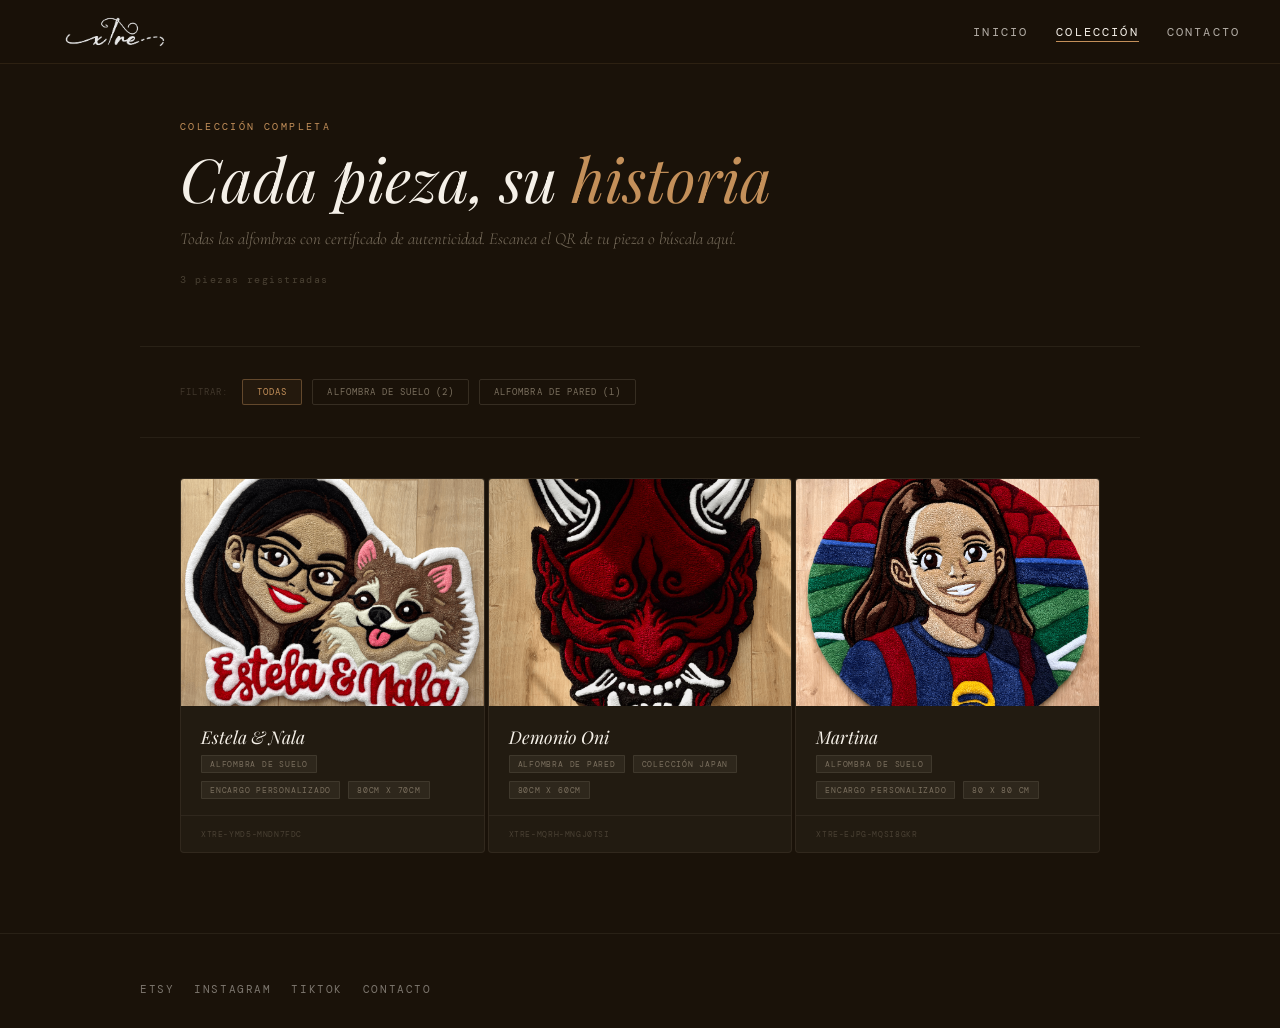
<file: certs.html>
<!DOCTYPE html>
<html lang="es">
<head>
<meta charset="UTF-8">
<meta name="viewport" content="width=device-width, initial-scale=1.0">
<link rel="preconnect" href="https://fonts.googleapis.com">
<link href="https://fonts.googleapis.com/css2?family=Playfair+Display:ital,wght@0,400;0,700;1,400&family=Cormorant+Garamond:ital,wght@0,300;0,400;1,300;1,400&family=DM+Mono:wght@300;400&display=swap" rel="stylesheet">
<title>Colección · soyXtre</title>
<style>

:root{
  --ink:#1a1209; --cream:#f5f0e8; --warm:#ede6d6;
  --accent:#c4905a; --accent-dark:#8b5e35;
  --lino:#d4c9b0; --muted:#7a6f5e; --white:#faf8f4;
  --r:4px;
}
*,*::before,*::after{margin:0;padding:0;box-sizing:border-box;}
html{scroll-behavior:smooth;}


body{
  background:var(--ink);color:var(--cream);
  font-family:'Cormorant Garamond',serif;
  overflow-x:hidden;
}

.page-top{
  padding:120px 40px 60px;
  max-width:1000px;margin:0 auto;
  border-bottom:1px solid rgba(212,201,176,.08);
  margin-bottom:0;
}
.page-top-label{
  font-family:'DM Mono',monospace;font-size:.6rem;
  letter-spacing:.25em;text-transform:uppercase;color:var(--accent);
  margin-bottom:12px;
}
.page-top-title{
  font-family:'Playfair Display',serif;
  font-size:clamp(2.2rem,5vw,3.8rem);font-weight:400;
  font-style:italic;color:var(--cream);line-height:1.1;margin-bottom:16px;
}
.page-top-title span{color:var(--accent);}
.page-top-sub{
  font-family:'Cormorant Garamond',serif;font-size:1.05rem;
  font-weight:300;font-style:italic;color:var(--muted);
}
.page-top-count{
  font-family:'DM Mono',monospace;font-size:.6rem;letter-spacing:.15em;
  color:rgba(122,111,94,.5);margin-top:24px;
}

/* filter bar */
.filter-bar{
  max-width:1000px;margin:0 auto;padding:32px 40px;
  display:flex;align-items:center;gap:10px;flex-wrap:wrap;
  border-bottom:1px solid rgba(212,201,176,.07);
}
.filter-chip{
  font-family:'DM Mono',monospace;font-size:.54rem;
  letter-spacing:.12em;text-transform:uppercase;
  background:transparent;border:1px solid rgba(212,201,176,.15);
  color:var(--muted);border-radius:2px;padding:6px 14px;
  cursor:pointer;transition:all .15s;
}
.filter-chip:hover,.filter-chip.on{
  border-color:rgba(196,144,90,.4);color:var(--accent);
  background:rgba(196,144,90,.06);
}

/* certs grid */
.certs-body{
  max-width:1000px;margin:0 auto;padding:40px 40px 80px;
}
.certs-grid{
  display:grid;
  grid-template-columns:repeat(auto-fill,minmax(280px,1fr));
  gap:3px;
}
.cert-card{
  background:rgba(245,240,232,.04);
  border:1px solid rgba(212,201,176,.08);
  border-radius:var(--r);overflow:hidden;
  display:flex;flex-direction:column;
  transition:border-color .2s,background .2s;
  text-decoration:none;
}
.cert-card:hover{
  border-color:rgba(196,144,90,.3);
  background:rgba(245,240,232,.07);
}
.cert-card-img{
  aspect-ratio:4/3;overflow:hidden;background:rgba(196,144,90,.07);
  position:relative;flex-shrink:0;
}
.cert-card-img img{
  width:100%;height:100%;object-fit:cover;display:block;
  transition:transform .5s ease;
}
.cert-card:hover .cert-card-img img{transform:scale(1.04);}
.cert-card-img-placeholder{
  width:100%;height:100%;
  background:linear-gradient(135deg,rgba(196,144,90,.08) 0%,rgba(26,18,9,.3) 100%);
  display:flex;align-items:center;justify-content:center;
}
.cert-card-img-placeholder svg{
  width:40px;height:40px;opacity:.25;
  stroke:var(--accent);fill:none;stroke-width:1.2;stroke-linecap:round;
}
.cert-card-body{padding:20px 20px 16px;flex:1;display:flex;flex-direction:column;gap:8px;}
.cert-card-name{
  font-family:'Playfair Display',serif;font-size:1.1rem;
  font-style:italic;color:var(--cream);line-height:1.2;
}
.cert-card-meta{
  display:flex;gap:8px;flex-wrap:wrap;
}
.cert-card-tag{
  font-family:'DM Mono',monospace;font-size:.48rem;
  letter-spacing:.1em;text-transform:uppercase;
  color:var(--muted);background:rgba(212,201,176,.07);
  border:1px solid rgba(212,201,176,.1);
  padding:3px 8px;border-radius:1px;
}
.cert-card-footer{
  display:flex;align-items:center;justify-content:space-between;
  padding:12px 20px;border-top:1px solid rgba(212,201,176,.07);
  margin-top:auto;
}
.cert-card-uuid{
  font-family:'DM Mono',monospace;font-size:.48rem;
  letter-spacing:.08em;color:rgba(122,111,94,.45);
  overflow:hidden;text-overflow:ellipsis;white-space:nowrap;max-width:160px;
}
.cert-card-arrow{
  font-family:'DM Mono',monospace;font-size:.55rem;
  letter-spacing:.12em;text-transform:uppercase;
  color:var(--accent);opacity:0;
  transition:opacity .2s;
}
.cert-card:hover .cert-card-arrow{opacity:1;}

/* loading / empty state */
.certs-loading{
  padding:80px 0;text-align:center;
}
.certs-loading-spinner{
  width:36px;height:36px;border-radius:50%;
  border:1px solid rgba(196,144,90,.2);border-top-color:var(--accent);
  animation:spin 1s linear infinite;display:inline-block;margin-bottom:16px;
}
@keyframes spin{to{transform:rotate(360deg);}}
.certs-empty{
  padding:80px 0;text-align:center;
  font-family:'Cormorant Garamond',serif;font-size:1.1rem;
  font-style:italic;color:var(--muted);
}
.certs-empty code{
  font-family:'DM Mono',monospace;font-size:.7rem;font-style:normal;
  color:var(--accent);background:rgba(196,144,90,.1);
  padding:1px 6px;border-radius:1px;
}
</style>
<link rel="stylesheet" href="styles.css">
</head>
<body>

<nav class="site-nav">
  <a class="nav-logo" href="/">
    <img src="[data-uri]" alt="soyXtre">
  </a>
  <div class="nav-links">
    <a href="/">Inicio</a>
      <a href="certs.html" class="active">Colección</a>
      <a href="/#contacto">Contacto</a>
  </div>
  <button class="nav-burger" aria-label="Menú">
    <span></span><span></span><span></span>
  </button>
</nav>

<div class="page-top">
  <div class="page-top-label">Colección completa</div>
  <h1 class="page-top-title">Cada pieza, su <span>historia</span></h1>
  <p class="page-top-sub">Todas las alfombras con certificado de autenticidad. Escanea el QR de tu pieza o búscala aquí.</p>
  <div class="page-top-count" id="certs-count">Cargando piezas…</div>
</div>

<div class="filter-bar" id="filter-bar" style="display:none">
  <span style="font-family:'DM Mono',monospace;font-size:.54rem;letter-spacing:.12em;text-transform:uppercase;color:rgba(122,111,94,.4);margin-right:4px;">Filtrar:</span>
</div>

<div class="certs-body">
  <div id="certs-loading" class="certs-loading">
    <div class="certs-loading-spinner"></div>
    <p style="font-family:'DM Mono',monospace;font-size:.6rem;letter-spacing:.15em;text-transform:uppercase;color:var(--muted);">Cargando colección</p>
  </div>
  <div class="certs-grid" id="certs-grid" style="display:none"></div>
  <div class="certs-empty" id="certs-empty" style="display:none">
    No se encontraron piezas.<br>
    Añade un archivo <code>certs/index.json</code> con los UUIDs.
  </div>
</div>

<!-- ── FOOTER ── -->
<footer class="site-footer">
  <div class="footer-inner">
    <div class="footer-links">
      <a href="https://www.etsy.com/shop/soyxTre" target="_blank">Etsy</a>
      <a href="https://www.instagram.com/soyxtre/" target="_blank">Instagram</a>
      <a href="https://www.tiktok.com/@soyxtre" target="_blank">Tiktok</a>
      <a href="/#contacto">Contacto</a>
    </div>
  </div>
</footer>

<script>
(function(){
  var grid    = document.getElementById('certs-grid');
  var loading = document.getElementById('certs-loading');
  var empty   = document.getElementById('certs-empty');
  var count   = document.getElementById('certs-count');
  var allCerts = [];
  var activeFilter = null;

  fetch('./index.json')
    .then(function(r){ return r.ok ? r.json() : Promise.reject('no-index'); })
    .then(function(ids){
      if(!ids.length) throw 'empty';
      return Promise.all(ids.map(function(id){
        return fetch('./certs/json/' + id + '.json')
          .then(function(r){ return r.ok ? r.json() : null; })
          .catch(function(){ return null; });
      }));
    })
    .then(function(certs){
      allCerts = certs.filter(Boolean);
      loading.style.display = 'none';
      if(!allCerts.length){ empty.style.display = 'block'; return; }
      count.textContent = allCerts.length + ' pieza' + (allCerts.length !== 1 ? 's' : '') + ' registrada' + (allCerts.length !== 1 ? 's' : '');
      buildFilters();
      renderAll();
    })
    .catch(function(){
      loading.style.display = 'none';
      empty.style.display = 'block';
      count.textContent = '';
    });

  function buildFilters(){
    var destinos = {};
    allCerts.forEach(function(d){
      if(d.destino) destinos[d.destino] = (destinos[d.destino]||0) + 1;
    });
    if(Object.keys(destinos).length < 2) return;
    var bar = document.getElementById('filter-bar');
    bar.style.display = 'flex';
    var all = makeChip('Todas', null);
    all.classList.add('on');
    bar.appendChild(all);
    Object.keys(destinos).forEach(function(d){
      bar.appendChild(makeChip(d + ' (' + destinos[d] + ')', d));
    });
  }

  function makeChip(label, value){
    var btn = document.createElement('button');
    btn.className = 'filter-chip';
    btn.textContent = label;
    btn.addEventListener('click', function(){
      document.querySelectorAll('.filter-chip').forEach(function(c){ c.classList.remove('on'); });
      btn.classList.add('on');
      activeFilter = value;
      renderAll();
    });
    return btn;
  }

  function renderAll(){
    grid.innerHTML = '';
    var toShow = activeFilter
      ? allCerts.filter(function(d){ return d.destino === activeFilter; })
      : allCerts;
    if(!toShow.length){ grid.style.display='none'; empty.style.display='block'; return; }
    empty.style.display = 'none';
    grid.style.display  = 'grid';
    toShow.forEach(function(d){ addCard(d); });
  }

  function addCard(d){
    var id = d.uuid || '';
    var a  = document.createElement('a');
    a.className = 'cert-card';
    a.href = './certs/' + id;

    // image
    var imgWrap = document.createElement('div');
    imgWrap.className = 'cert-card-img';
    if(d.images && d.images[0]){
      var img = document.createElement('img');
      img.src = d.images[0]; img.loading = 'lazy'; img.alt = d.name||'';
      imgWrap.appendChild(img);
    } else {
      imgWrap.innerHTML = '<div class="cert-card-img-placeholder"><svg viewBox="0 0 48 48"><circle cx="24" cy="24" r="17"/><path d="M7 24 C15 22,33 22,41 24"/></svg></div>';
    }
    a.appendChild(imgWrap);

    // body
    var body = document.createElement('div');
    body.className = 'cert-card-body';
    body.innerHTML = '<div class="cert-card-name">' + (d.name||'Sin nombre') + '</div>';
    var meta = document.createElement('div');
    meta.className = 'cert-card-meta';
    if(d.destino)   meta.innerHTML += '<span class="cert-card-tag">' + d.destino + '</span>';
    if(d.edition)   meta.innerHTML += '<span class="cert-card-tag">' + d.edition + '</span>';
    if(d.dimensions)meta.innerHTML += '<span class="cert-card-tag">' + d.dimensions + '</span>';
    body.appendChild(meta);
    a.appendChild(body);

    // footer
    var foot = document.createElement('div');
    foot.className = 'cert-card-footer';
    foot.innerHTML =
      '<span class="cert-card-uuid">' + id.toUpperCase() + '</span>' +
      '<span class="cert-card-arrow">Ver certificado →</span>';
    a.appendChild(foot);

    grid.appendChild(a);
  }
})();
</script>
<script src="script.js"></script>
</body>
</html>
</file>
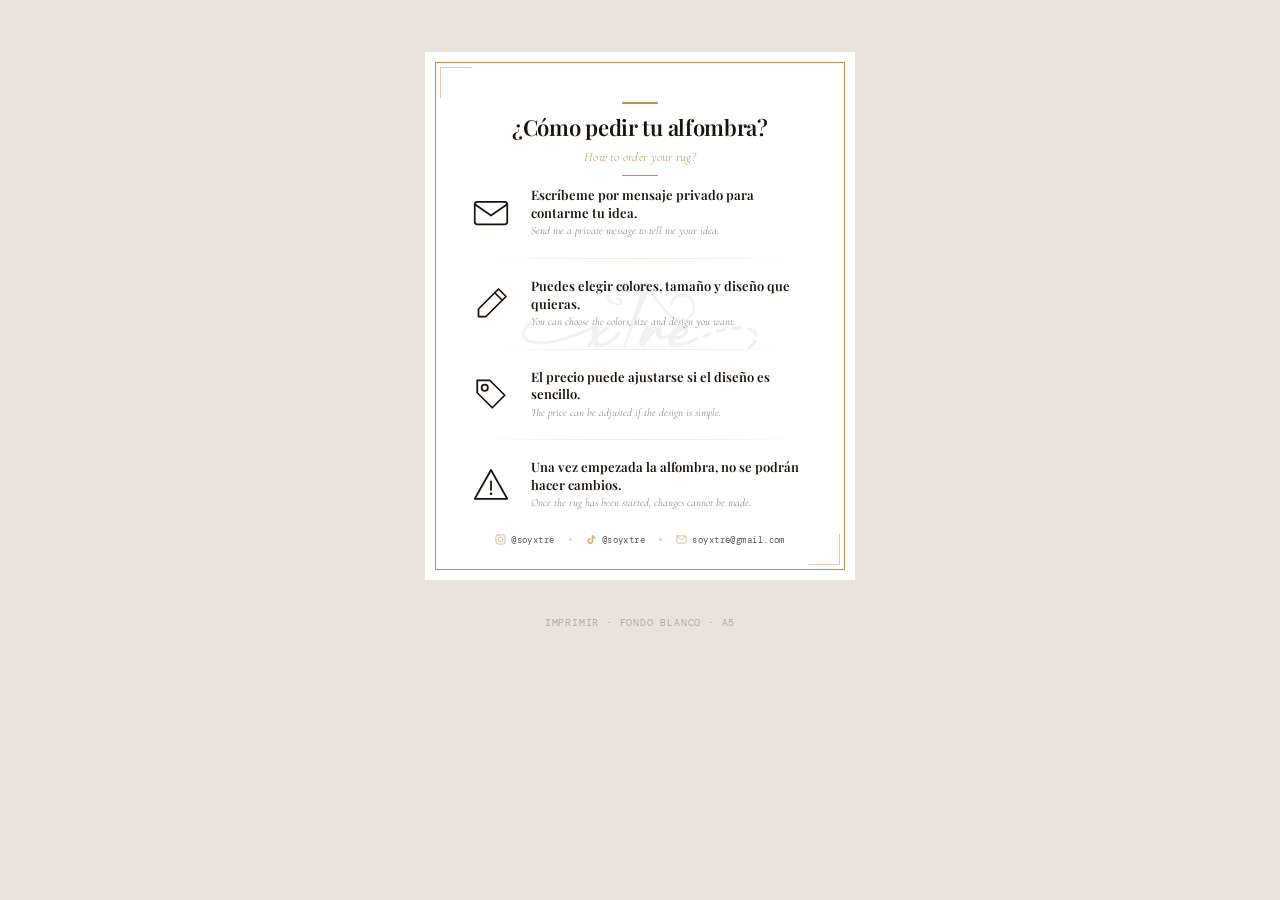
<file: order.html>
<!DOCTYPE html>
<html lang="es">
<head><meta charset="UTF-8"><title>¿Cómo pedir? – soyXtre</title>
<link href="https://fonts.googleapis.com/css2?family=Playfair+Display:ital,wght@0,400;0,600;1,400&family=Cormorant+Garamond:ital,wght@0,300;0,400;1,300&family=DM+Mono:wght@300;400&display=swap" rel="stylesheet">
<style>

  *{margin:0;padding:0;box-sizing:border-box;}
  :root{--tinta:#1a1209;--cobre:#c4905a;--blanco:#ffffff;}
  body{
    background:#e8e4dc;display:flex;flex-direction:column;
    align-items:center;gap:36px;padding:52px 24px;
    font-family:'Cormorant Garamond',Georgia,serif;
  }
  .card{
    background:var(--blanco);position:relative;overflow:hidden;
    display:flex;flex-direction:column;align-items:center;
    outline:1px solid var(--cobre);outline-offset:-11px;
  }
  .card::before,.card::after{
    content:'';position:absolute;width:30px;height:30px;
    border-color:var(--cobre);border-style:solid;opacity:.48;
  }
  .card::before{top:15px;left:15px;border-width:1px 0 0 1px;}
  .card::after{bottom:15px;right:15px;border-width:0 1px 1px 0;}
  .watermark{
    position:absolute;top:50%;left:50%;
    transform:translate(-50%,-50%);
    opacity:.055;pointer-events:none;user-select:none;
  }
  .divider{width:36px;height:1.5px;background:var(--cobre);border:none;margin:10px auto;position:relative;z-index:1;}
  .headline{
    font-family:'Playfair Display',serif;font-weight:600;
    color:var(--tinta);text-align:center;
    letter-spacing:-.3px;line-height:1.2;
    margin-bottom:6px;position:relative;z-index:1;
  }
  .footer{
    display:flex;align-items:center;justify-content:center;
    gap:14px;flex-wrap:wrap;position:relative;z-index:1;
  }
  .footer-item{
    display:flex;align-items:center;gap:5px;
    font-family:'DM Mono',monospace;font-size:9px;
    color:var(--tinta);letter-spacing:.05em;opacity:.70;
  }
  .footer-item svg{color:var(--cobre);flex-shrink:0;}
  .dot{width:3px;height:3px;border-radius:50%;background:var(--cobre);opacity:.4;}
  .print-note{
    font-family:'DM Mono',monospace;font-size:10px;
    color:#aaa;letter-spacing:.08em;text-transform:uppercase;
  }

  .card{width:430px;padding:40px 44px 34px;}
  .headline{font-size:22px;}
  .headline-sub{
    font-family:'Cormorant Garamond',serif;font-style:italic;font-size:13px;
    color:var(--cobre);margin-top:3px;letter-spacing:.02em;font-weight:300;
    text-align:center;position:relative;z-index:1;
  }
  .steps{width:100%;display:flex;flex-direction:column;gap:18px;position:relative;z-index:1;}
  .step{display:flex;align-items:center;gap:18px;}
  .sicon{flex-shrink:0;width:44px;height:44px;display:flex;align-items:center;justify-content:center;}
  .sicon svg{width:40px;height:40px;fill:none;stroke:var(--tinta);stroke-linecap:round;stroke-linejoin:round;overflow:visible;}
  .step-text{flex:1;}
  .step-main{font-family:'Playfair Display',serif;font-size:13px;font-weight:600;color:var(--tinta);line-height:1.35;margin-bottom:2px;}
  .step-sub{font-family:'Cormorant Garamond',serif;font-size:11px;font-style:italic;color:var(--tinta);opacity:.55;line-height:1.5;font-weight:300;}
  .sep{width:100%;height:1px;background:linear-gradient(to right,transparent,rgba(196,144,90,.22),transparent);border:none;}
</style>
</head>
<body>
<div class="card">
  <img class="watermark" style="width:360px" src="[data-uri]" alt="">
  <hr class="divider">
  <h1 class="headline">¿Cómo pedir tu alfombra?</h1>
  <p class="headline-sub">How to order your rug?</p>
  <hr class="divider">
  <div class="steps">
    <div class="step">
      <div class="sicon"><svg viewBox="0 0 32 32" fill="none" stroke="currentColor" stroke-width="1.4" stroke-linecap="round" stroke-linejoin="round"><rect x="3" y="7" width="26" height="18" rx="2"/><path d="M3 9l13 9 13-9"/></svg></div>
      <div class="step-text">
        <p class="step-main">Escríbeme por mensaje privado para contarme tu idea.</p>
        <p class="step-sub">Send me a private message to tell me your idea.</p>
      </div>
    </div>
    <hr class="sep">
    <div class="step">
      <div class="sicon"><svg viewBox="0 0 32 32" fill="none" stroke="currentColor" stroke-width="1.4" stroke-linecap="round" stroke-linejoin="round"><path d="M22 4l6 6L12 26H6v-6L22 4z"/><path d="M19 7l6 6"/></svg></div>
      <div class="step-text">
        <p class="step-main">Puedes elegir colores, tamaño y diseño que quieras.</p>
        <p class="step-sub">You can choose the colors, size and design you want.</p>
      </div>
    </div>
    <hr class="sep">
    <div class="step">
      <div class="sicon"><svg viewBox="0 0 32 32" fill="none" stroke="currentColor" stroke-width="1.4" stroke-linecap="round" stroke-linejoin="round"><path d="M5 5v10l12 12 10-10L15 5H5z"/><circle cx="11" cy="11" r="2.5"/></svg></div>
      <div class="step-text">
        <p class="step-main">El precio puede ajustarse si el diseño es sencillo.</p>
        <p class="step-sub">The price can be adjusted if the design is simple.</p>
      </div>
    </div>
    <hr class="sep">
    <div class="step">
      <div class="sicon"><svg viewBox="0 0 32 32" fill="none" stroke="currentColor" stroke-width="1.4" stroke-linecap="round" stroke-linejoin="round"><path d="M16 4L29 27H3L16 4z"/><path d="M16 13v7"/><circle cx="16" cy="23" r="1" fill="currentColor" stroke="none"/></svg></div>
      <div class="step-text">
        <p class="step-main">Una vez empezada la alfombra, no se podrán hacer cambios.</p>
        <p class="step-sub">Once the rug has been started, changes cannot be made.</p>
      </div>
    </div>
  </div>
  <div style="margin-top:22px;width:100%;"><div class="footer">
    <span class="footer-item"><svg width="11" height="11" viewBox="0 0 24 24" fill="none" stroke="currentColor" stroke-width="1.8" stroke-linecap="round" stroke-linejoin="round"><rect x="2" y="2" width="20" height="20" rx="5"/><circle cx="12" cy="12" r="5"/><circle cx="17.5" cy="6.5" r=".8" fill="currentColor" stroke="none"/></svg> @soyxtre</span>
    <span class="dot"></span>
    <span class="footer-item"><svg width="11" height="11" viewBox="0 0 24 24" fill="currentColor"><path d="M19.59 6.69a4.83 4.83 0 01-3.77-4.25V2h-3.45v13.67a2.89 2.89 0 01-2.88 2.5 2.89 2.89 0 01-2.89-2.89 2.89 2.89 0 012.89-2.89c.28 0 .54.04.79.1V9.01a6.33 6.33 0 00-.79-.05 6.34 6.34 0 00-6.34 6.34 6.34 6.34 0 006.34 6.34 6.34 6.34 0 006.33-6.34V8.69a8.18 8.18 0 004.77 1.52V6.75a4.84 4.84 0 01-1-.06z"/></svg> @soyxtre</span>
    <span class="dot"></span>
    <span class="footer-item"><svg width="11" height="11" viewBox="0 0 24 24" fill="none" stroke="currentColor" stroke-width="1.8" stroke-linecap="round" stroke-linejoin="round"><rect x="2" y="4" width="20" height="16" rx="2"/><polyline points="2,4 12,13 22,4"/></svg> soyxtre@gmail.com</span>
  </div></div>
</div>
<p class="print-note">Imprimir · Fondo blanco · A5</p>
</body></html>
</file>
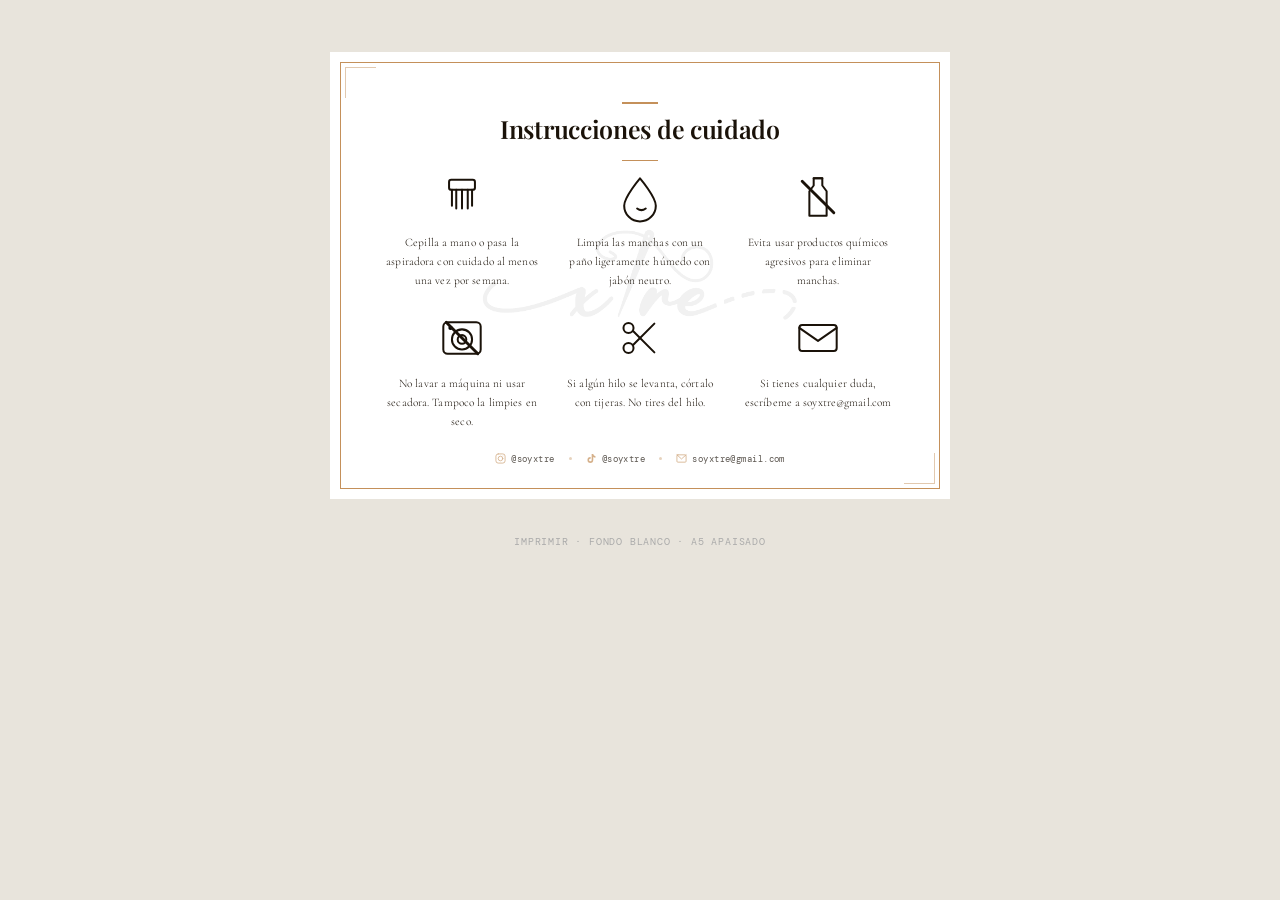
<file: safe.html>
<!DOCTYPE html>
<html lang="es">
<head><meta charset="UTF-8"><title>Instrucciones de cuidado – soyXtre</title>
<link href="https://fonts.googleapis.com/css2?family=Playfair+Display:ital,wght@0,400;0,600;1,400&family=Cormorant+Garamond:ital,wght@0,300;0,400;1,300&family=DM+Mono:wght@300;400&display=swap" rel="stylesheet">
<style>

  *{margin:0;padding:0;box-sizing:border-box;}
  :root{--tinta:#1a1209;--cobre:#c4905a;--blanco:#ffffff;}
  body{
    background:#e8e4dc;display:flex;flex-direction:column;
    align-items:center;gap:36px;padding:52px 24px;
    font-family:'Cormorant Garamond',Georgia,serif;
  }
  .card{
    background:var(--blanco);position:relative;overflow:hidden;
    display:flex;flex-direction:column;align-items:center;
    outline:1px solid var(--cobre);outline-offset:-11px;
  }
  .card::before,.card::after{
    content:'';position:absolute;width:30px;height:30px;
    border-color:var(--cobre);border-style:solid;opacity:.48;
  }
  .card::before{top:15px;left:15px;border-width:1px 0 0 1px;}
  .card::after{bottom:15px;right:15px;border-width:0 1px 1px 0;}
  .watermark{
    position:absolute;top:50%;left:50%;
    transform:translate(-50%,-50%);
    opacity:.055;pointer-events:none;user-select:none;
  }
  .divider{width:36px;height:1.5px;background:var(--cobre);border:none;margin:10px auto;position:relative;z-index:1;}
  .headline{
    font-family:'Playfair Display',serif;font-weight:600;
    color:var(--tinta);text-align:center;
    letter-spacing:-.3px;line-height:1.2;
    margin-bottom:6px;position:relative;z-index:1;
  }
  .footer{
    display:flex;align-items:center;justify-content:center;
    gap:14px;flex-wrap:wrap;position:relative;z-index:1;
  }
  .footer-item{
    display:flex;align-items:center;gap:5px;
    font-family:'DM Mono',monospace;font-size:9px;
    color:var(--tinta);letter-spacing:.05em;opacity:.70;
  }
  .footer-item svg{color:var(--cobre);flex-shrink:0;}
  .dot{width:3px;height:3px;border-radius:50%;background:var(--cobre);opacity:.4;}
  .print-note{
    font-family:'DM Mono',monospace;font-size:10px;
    color:#aaa;letter-spacing:.08em;text-transform:uppercase;
  }

  .card{width:620px;padding:40px 50px 34px;}
  .headline{font-size:25px;}
  .grid{
    display:grid;grid-template-columns:repeat(3,1fr);
    gap:22px 14px;width:100%;
    position:relative;z-index:1;margin-bottom:22px;
  }
  .item{display:flex;flex-direction:column;align-items:center;text-align:center;gap:10px;}
  .cicon{width:52px;height:52px;display:flex;align-items:center;justify-content:center;}
  .cicon svg{width:46px;height:46px;fill:none;stroke:var(--tinta);stroke-linecap:round;stroke-linejoin:round;overflow:visible;}
  .item-text{font-size:11.5px;line-height:1.65;color:var(--tinta);font-weight:300;letter-spacing:.01em;max-width:152px;}
</style>
</head>
<body>
<div class="card">
  <img class="watermark" style="width:480px" src="[data-uri]" alt="">
  <hr class="divider">
  <h1 class="headline">Instrucciones de cuidado</h1>
  <hr class="divider">
  <div class="grid">
    <div class="item">
      <div class="cicon"><svg viewBox="0 0 32 32" fill="none" stroke="currentColor" stroke-width="1.4" stroke-linecap="round" stroke-linejoin="round"><rect x="7" y="4" width="18" height="7" rx="1.5"/><line x1="9" y1="11" x2="9" y2="22"/><line x1="12" y1="11" x2="12" y2="24"/><line x1="16" y1="11" x2="16" y2="24"/><line x1="20" y1="11" x2="20" y2="24"/><line x1="23" y1="11" x2="23" y2="22"/></svg></div>
      <p class="item-text">Cepilla a mano o pasa la aspiradora con cuidado al menos una vez por semana.</p>
    </div>
    <div class="item">
      <div class="cicon"><svg viewBox="0 0 32 32" fill="none" stroke="currentColor" stroke-width="1.4" stroke-linecap="round" stroke-linejoin="round"><path d="M16 3 C16 3 5 16 5 22 a11 11 0 0 0 22 0 C27 16 16 3 16 3z"/><path d="M20 24 a5 5 0 0 1-6 0"/></svg></div>
      <p class="item-text">Limpia las manchas con un paño ligeramente húmedo con jabón neutro.</p>
    </div>
    <div class="item">
      <div class="cicon"><svg viewBox="0 0 32 32" fill="none" stroke="currentColor" stroke-width="1.4" stroke-linecap="round" stroke-linejoin="round"><path d="M13 3h6v5l3 4v17H10V12l3-4V3z"/><line x1="13" y1="3" x2="19" y2="3"/><line x1="5" y1="5" x2="27" y2="27" stroke-width="2"/></svg></div>
      <p class="item-text">Evita usar productos químicos agresivos para eliminar manchas.</p>
    </div>
    <div class="item">
      <div class="cicon"><svg viewBox="0 0 32 32" fill="none" stroke="currentColor" stroke-width="1.4" stroke-linecap="round" stroke-linejoin="round"><rect x="3" y="5" width="26" height="22" rx="3"/><circle cx="16" cy="17" r="7"/><circle cx="16" cy="17" r="3"/><circle cx="8" cy="9" r="1.5" fill="currentColor" stroke="none"/><line x1="5" y1="5" x2="27" y2="27" stroke-width="2"/></svg></div>
      <p class="item-text">No lavar a máquina ni usar secadora. Tampoco la limpies en seco.</p>
    </div>
    <div class="item">
      <div class="cicon"><svg viewBox="0 0 32 32" fill="none" stroke="currentColor" stroke-width="1.4" stroke-linecap="round" stroke-linejoin="round"><circle cx="8" cy="9" r="3.5"/><circle cx="8" cy="23" r="3.5"/><line x1="11" y1="11" x2="26" y2="26"/><line x1="11" y1="21" x2="26" y2="6"/></svg></div>
      <p class="item-text">Si algún hilo se levanta, córtalo con tijeras. No tires del hilo.</p>
    </div>
    <div class="item">
      <div class="cicon"><svg viewBox="0 0 32 32" fill="none" stroke="currentColor" stroke-width="1.4" stroke-linecap="round" stroke-linejoin="round"><rect x="3" y="7" width="26" height="18" rx="2"/><path d="M3 9l13 9 13-9"/></svg></div>
      <p class="item-text">Si tienes cualquier duda, escríbeme a soyxtre@gmail.com</p>
    </div>
  </div>
  <div class="footer">
    <span class="footer-item"><svg width="11" height="11" viewBox="0 0 24 24" fill="none" stroke="currentColor" stroke-width="1.8" stroke-linecap="round" stroke-linejoin="round"><rect x="2" y="2" width="20" height="20" rx="5"/><circle cx="12" cy="12" r="5"/><circle cx="17.5" cy="6.5" r=".8" fill="currentColor" stroke="none"/></svg> @soyxtre</span>
    <span class="dot"></span>
    <span class="footer-item"><svg width="11" height="11" viewBox="0 0 24 24" fill="currentColor"><path d="M19.59 6.69a4.83 4.83 0 01-3.77-4.25V2h-3.45v13.67a2.89 2.89 0 01-2.88 2.5 2.89 2.89 0 01-2.89-2.89 2.89 2.89 0 012.89-2.89c.28 0 .54.04.79.1V9.01a6.33 6.33 0 00-.79-.05 6.34 6.34 0 00-6.34 6.34 6.34 6.34 0 006.34 6.34 6.34 6.34 0 006.33-6.34V8.69a8.18 8.18 0 004.77 1.52V6.75a4.84 4.84 0 01-1-.06z"/></svg> @soyxtre</span>
    <span class="dot"></span>
    <span class="footer-item"><svg width="11" height="11" viewBox="0 0 24 24" fill="none" stroke="currentColor" stroke-width="1.8" stroke-linecap="round" stroke-linejoin="round"><rect x="2" y="4" width="20" height="16" rx="2"/><polyline points="2,4 12,13 22,4"/></svg> soyxtre@gmail.com</span>
  </div>
</div>
<p class="print-note">Imprimir · Fondo blanco · A5 apaisado</p>
</body></html>
</file>
<file: styles.css>
/* ── NAV BAR ── */
.site-nav{
  position:fixed;top:0;left:0;right:0;z-index:100;
  display:flex;align-items:center;justify-content:space-between;
  padding:0 40px;height:64px;
  background:rgba(26,18,9,0.92);
  backdrop-filter:blur(12px);
  border-bottom:1px solid rgba(196,144,90,0.12);
}
.nav-logo img{
  height:150px;display:block;
  filter:invert(1) brightness(0.9);
  clip-path:circle(42% at 50% 50%);
}
.nav-links{display:flex;align-items:center;gap:28px;}
.nav-links a{
  font-family:'DM Mono',monospace;font-size:.75rem;
  letter-spacing:.18em;text-transform:uppercase;
  color:rgba(245,240,232,.7);text-decoration:none;
  transition:color .2s;
}
.nav-links a:hover,.nav-links a.active{color:var(--cream);}
.nav-links a.active{position:relative;}
.nav-links a.active::after{
  content:'';position:absolute;bottom:-2px;left:0;right:0;
  height:1px;background:var(--accent);
}
.nav-burger {
  display: none;
  flex-direction: column;
  gap: 5px;
  background: none;
  border: none;
  cursor: pointer;
  padding: 4px;
}
.nav-burger span {
  display: block;
  width: 22px;
  height: 1px;
  background: var(--cream);
  transition: transform .3s, opacity .3s;
}

/* ── FOOTER ── */
.site-footer{
  background:var(--ink);padding:48px 40px 32px;
  border-top:1px solid rgba(212,201,176,.08);
}
.footer-inner{
  max-width:1000px;margin:0 auto;
  display:flex;align-items:center;justify-content:space-between;flex-wrap:wrap;gap:20px;
}
.footer-links{display:flex;gap:20px;}
.footer-links a{
  font-family:'DM Mono',monospace;font-size:.7rem;
  letter-spacing:.14em;text-transform:uppercase;
  color:rgba(245,240,232,.45);text-decoration:none;
  transition:color .2s;
}
.footer-links a:hover{color:rgba(245,240,232,.8);}

/* ── ANIMATIONS ── */
@keyframes fadeUp{from{opacity:0;transform:translateY(16px)}to{opacity:1;transform:none}}
@keyframes fadeDown{from{opacity:0;transform:translateY(-12px)}to{opacity:1;transform:none}}
.reveal{
  opacity:0;transform:translateY(24px);
  transition:opacity .7s ease,transform .7s ease;
}
.reveal.visible{opacity:1;transform:none;}

/* ── RESPONSIVE ── */
@media(max-width:768px){
  .container{padding:0 20px;}
  .section{padding:72px 0;}
  .about-grid,.contact-grid{grid-template-columns:1fr;gap:48px;}
  .process-grid{grid-template-columns:repeat(2,1fr);}
  .hero-headline{font-size:2.8rem;}
  .nav-burger { display: flex; }
  .nav-links {
    display: flex;
    flex-direction: column;
    align-items: center;
    gap: 24px;
    position: fixed;
    top: 64px;
    left: 0;
    right: 0;
    bottom: 0;
    width: 100vw;
    height: calc(100vh - 64px);
    background: rgba(26,18,9,0.97);
    backdrop-filter: blur(12px);
    justify-content: center;
    opacity: 0;
    pointer-events: none;
    transition: opacity .3s;
    z-index: 99; /* justo debajo del nav que es 100 */
  }
  .nav-links.open {
    opacity: 1;
    pointer-events: all;
  }
  .nav-links a {
    font-size: .8rem;
  }
  .nav-burger.open span:nth-child(1) { transform: translateY(6px) rotate(45deg); }
  .nav-burger.open span:nth-child(2) { opacity: 0; }
  .nav-burger.open span:nth-child(3) { transform: translateY(-6px) rotate(-45deg); }
}
</file>
